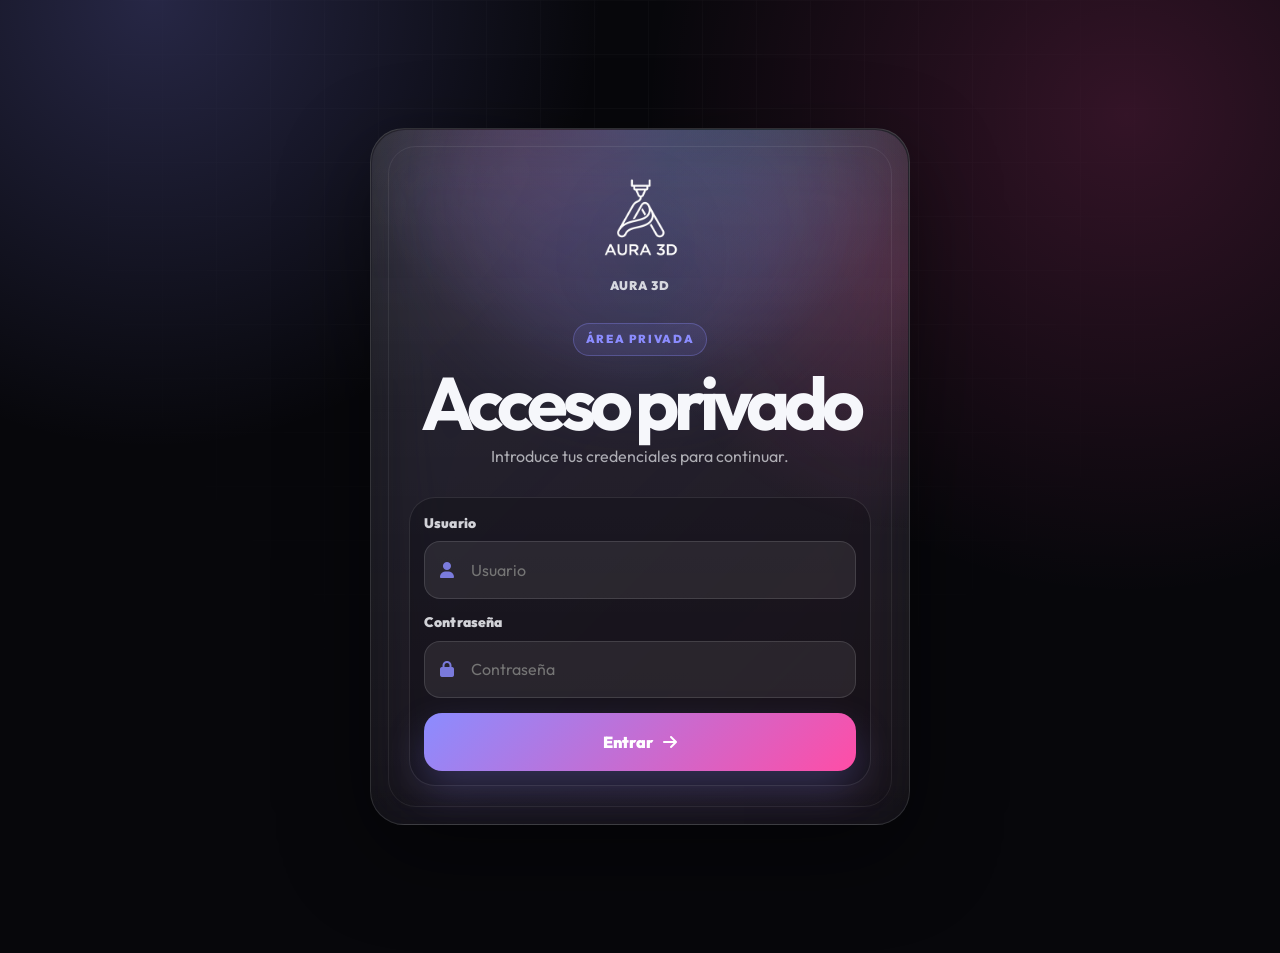
<file: admin/index.html>
<!doctype html>
<html lang="es">
  <head>
    <meta charset="UTF-8" />
    <meta name="viewport" content="width=device-width, initial-scale=1.0" />
    <meta name="robots" content="noindex, nofollow" />
    <meta name="theme-color" content="#09090b" />
    <title>Panel privado | Aura 3D</title>
    <link rel="preconnect" href="https://fonts.googleapis.com" />
    <link rel="preconnect" href="https://fonts.gstatic.com" crossorigin />
    <link href="https://fonts.googleapis.com/css2?family=Outfit:wght@300;400;600;700;800;900&display=swap" rel="stylesheet" />
    <link rel="stylesheet" href="https://cdnjs.cloudflare.com/ajax/libs/font-awesome/6.4.0/css/all.min.css" />
    <link rel="icon" type="image/png" href="../assets/images/iconos/logo_png_blanco.png" />
    <link rel="stylesheet" href="admin.css" />
    <script defer src="admin.js"></script>
  </head>
  <body>
    <div class="admin-bg" aria-hidden="true"></div>

    <main class="admin-shell">
      <section id="login-view" class="login-card login-card-private" aria-labelledby="login-title">
        <div class="login-private-ambient" aria-hidden="true"></div>
        <div class="login-private-ring" aria-hidden="true"></div>

        <div class="login-private-brand">
          <img src="../assets/images/iconos/logo_png_blanco.png" alt="Aura 3D" class="login-logo" />
          <span>Aura 3D</span>
        </div>

        <div class="login-private-copy">
          <span class="eyebrow">Área privada</span>
          <h1 id="login-title">Acceso privado</h1>
          <p>Introduce tus credenciales para continuar.</p>
        </div>

        <form id="login-form" class="login-form login-form-private">
          <label for="admin-username">
            <span>Usuario</span>
            <div class="login-input-shell">
              <i class="fas fa-user" aria-hidden="true"></i>
              <input id="admin-username" name="username" type="text" autocomplete="username" placeholder="Usuario" required />
            </div>
          </label>

          <label for="admin-password">
            <span>Contraseña</span>
            <div class="login-input-shell">
              <i class="fas fa-lock" aria-hidden="true"></i>
              <input id="admin-password" name="password" type="password" autocomplete="current-password" placeholder="Contraseña" required />
            </div>
          </label>

          <button class="login-submit" type="submit">
            <span>Entrar</span>
            <i class="fas fa-arrow-right"></i>
          </button>
        </form>
      </section>

      <section id="app-view" class="app-view" hidden>
        <header class="admin-header">
          <div>
            <span class="eyebrow">Aura 3D Admin</span>
            <h1>Productos</h1>
            <p id="status-text">Preparado para cargar el catálogo.</p>
          </div>
          <div class="header-actions">
            <a class="ghost-link" href="../galeria.html" target="_blank" rel="noopener noreferrer"><i class="fas fa-eye"></i> Ver catálogo</a>
            <button id="reload-btn" class="icon-btn" type="button" title="Recargar"><i class="fas fa-rotate"></i></button>
            <button id="logout-btn" class="icon-btn" type="button" title="Salir"><i class="fas fa-right-from-bracket"></i></button>
          </div>
        </header>

        <div class="admin-grid">
          <aside class="products-panel glass-panel">
            <div class="panel-title-row">
              <div>
                <h2>Catálogo actual</h2>
                <p id="product-count">0 productos</p>
              </div>
              <button id="new-product-btn" type="button" class="small-primary"><i class="fas fa-plus"></i> Nuevo</button>
            </div>
            <div class="admin-search">
              <i class="fas fa-search"></i>
              <input id="admin-search" type="search" placeholder="Buscar producto..." />
            </div>
            <div id="products-list" class="products-list"></div>

            <div class="admin-divider"></div>

            <section class="sections-manager" aria-labelledby="sections-title">
              <div class="panel-title-row sections-title-row">
                <div>
                  <h2 id="sections-title">Secciones</h2>
                  <p id="category-count">0 secciones</p>
                </div>
                <button id="new-category-btn" type="button" class="small-secondary"><i class="fas fa-layer-group"></i> Nueva</button>
              </div>

              <div id="categories-list" class="categories-list"></div>

              <form id="category-form" class="category-form">
                <input type="hidden" id="category-original-id" />
                <div class="field-grid two-cols compact-grid">
                  <label>
                    <span>Nombre *</span>
                    <input id="category-name" type="text" required placeholder="Ej. Azulejos" />
                  </label>
                  <label>
                    <span>Icono</span>
                    <select id="category-icon">
                      <option value="fa-border-all">Azulejos</option>
                      <option value="fa-paw">Mascotas</option>
                      <option value="fa-user-astronaut">Funkos</option>
                      <option value="fa-cube">Figuras</option>
                      <option value="fa-ghost">Terror</option>
                      <option value="fa-couch">Decoración</option>
                      <option value="fa-gem">Premium</option>
                      <option value="fa-dragon">Fantasía</option>
                      <option value="fa-gamepad">Gaming</option>
                      <option value="fa-mug-hot">Hogar</option>
                      <option value="fa-heart">Regalos</option>
                      <option value="fa-star">Otros</option>
                    </select>
                  </label>
                </div>
                <label>
                  <span>Identificador</span>
                  <input id="category-id" type="text" placeholder="Se genera automáticamente" />
                  <small>Se usa para filtros y enlaces. Déjalo vacío para generarlo desde el nombre.</small>
                </label>
                <div class="category-actions">
                  <button id="save-category-btn" type="submit" class="small-primary"><i class="fas fa-floppy-disk"></i> Guardar sección</button>
                  <button id="delete-category-btn" type="button" class="danger-btn compact-danger" hidden><i class="fas fa-trash"></i> Eliminar</button>
                </div>
              </form>
            </section>
          </aside>

          <section class="editor-panel glass-panel">
            <div class="panel-title-row editor-title-row">
              <div>
                <h2 id="editor-title">Nuevo producto</h2>
                <p>Rellena los campos como si subieras un anuncio.</p>
              </div>
              <button id="delete-product-btn" class="danger-btn" type="button" hidden><i class="fas fa-trash"></i> Eliminar</button>
            </div>

            <form id="product-form" class="product-form">
              <input type="hidden" id="product-id" />

              <div class="field-grid two-cols">
                <label>
                  <span>Título *</span>
                  <input id="product-title" type="text" required placeholder="Ej. Funko mascota personalizado" />
                </label>
                <label>
                  <span>Categoría principal *</span>
                  <select id="product-primary-category" required></select>
                </label>
              </div>

              <label>
                <span>Descripción</span>
                <textarea id="product-description" rows="4" placeholder="Describe el producto, medidas, colores, personalización..."></textarea>
              </label>

              <label>
                <span>Palabras clave</span>
                <input id="product-keywords" type="text" placeholder="azulejo, dellafuente, regalo, decoración" />
                <small>Separadas por comas. Ayudan al buscador del catálogo.</small>
              </label>

              <div class="category-box">
                <span>Categorías donde debe aparecer</span>
                <div id="category-checks" class="category-checks"></div>
              </div>

              <div class="field-grid three-cols">
                <label class="toggle-card">
                  <input id="product-visible" type="checkbox" checked />
                  <span><strong>Visible</strong><small>Aparece en la galería</small></span>
                </label>
                <label class="toggle-card">
                  <input id="product-featured" type="checkbox" />
                  <span><strong>Destacado</strong><small>Sale en inicio</small></span>
                </label>
                <label>
                  <span>Texto ALT</span>
                  <input id="product-alt" type="text" placeholder="Descripción accesible de la imagen" />
                </label>
              </div>

              <div class="links-box">
                <h3>Links de compra o descarga</h3>
                <div class="field-grid three-cols">
                  <label>
                    <span>Wallapop</span>
                    <input id="product-wallapop" type="url" placeholder="https://..." />
                  </label>
                  <label>
                    <span>Vinted</span>
                    <input id="product-vinted" type="url" placeholder="https://..." />
                  </label>
                  <label>
                    <span>Cults3D</span>
                    <input id="product-cults" type="url" placeholder="https://..." />
                  </label>
                </div>
              </div>

              <div class="images-box" id="images-box">
                <div class="images-heading">
                  <div>
                    <h3>Fotos del producto</h3>
                    <p>Desde móvil puedes elegir fotos de tu galería. En ordenador también puedes arrastrarlas aquí.</p>
                  </div>
                  <label class="upload-btn">
                    <i class="fas fa-cloud-arrow-up"></i>
                    <span>Añadir fotos</span>
                    <input id="product-images" type="file" accept="image/*" multiple />
                  </label>
                </div>

                <div id="image-drop-zone" class="image-drop-zone" role="button" tabindex="0" aria-label="Arrastra fotos aquí o pulsa para seleccionarlas">
                  <div class="drop-zone-icon"><i class="fas fa-images"></i></div>
                  <div>
                    <strong>Arrastra tus fotos aquí</strong>
                    <span>o haz clic para elegirlas desde tu dispositivo</span>
                  </div>
                </div>

                <div id="current-images" class="image-preview-grid"></div>
                <div id="new-images" class="image-preview-grid"></div>
              </div>

              <div class="form-actions">
                <button id="save-product-btn" type="submit" class="primary-action"><i class="fas fa-upload"></i> Publicar cambios</button>
                <button id="reset-form-btn" type="button" class="secondary-action"><i class="fas fa-eraser"></i> Limpiar</button>
              </div>
            </form>
          </section>
        </div>
      </section>
    </main>

    <div id="toast" class="toast" role="status" aria-live="polite"></div>
  </body>
</html>
</file>
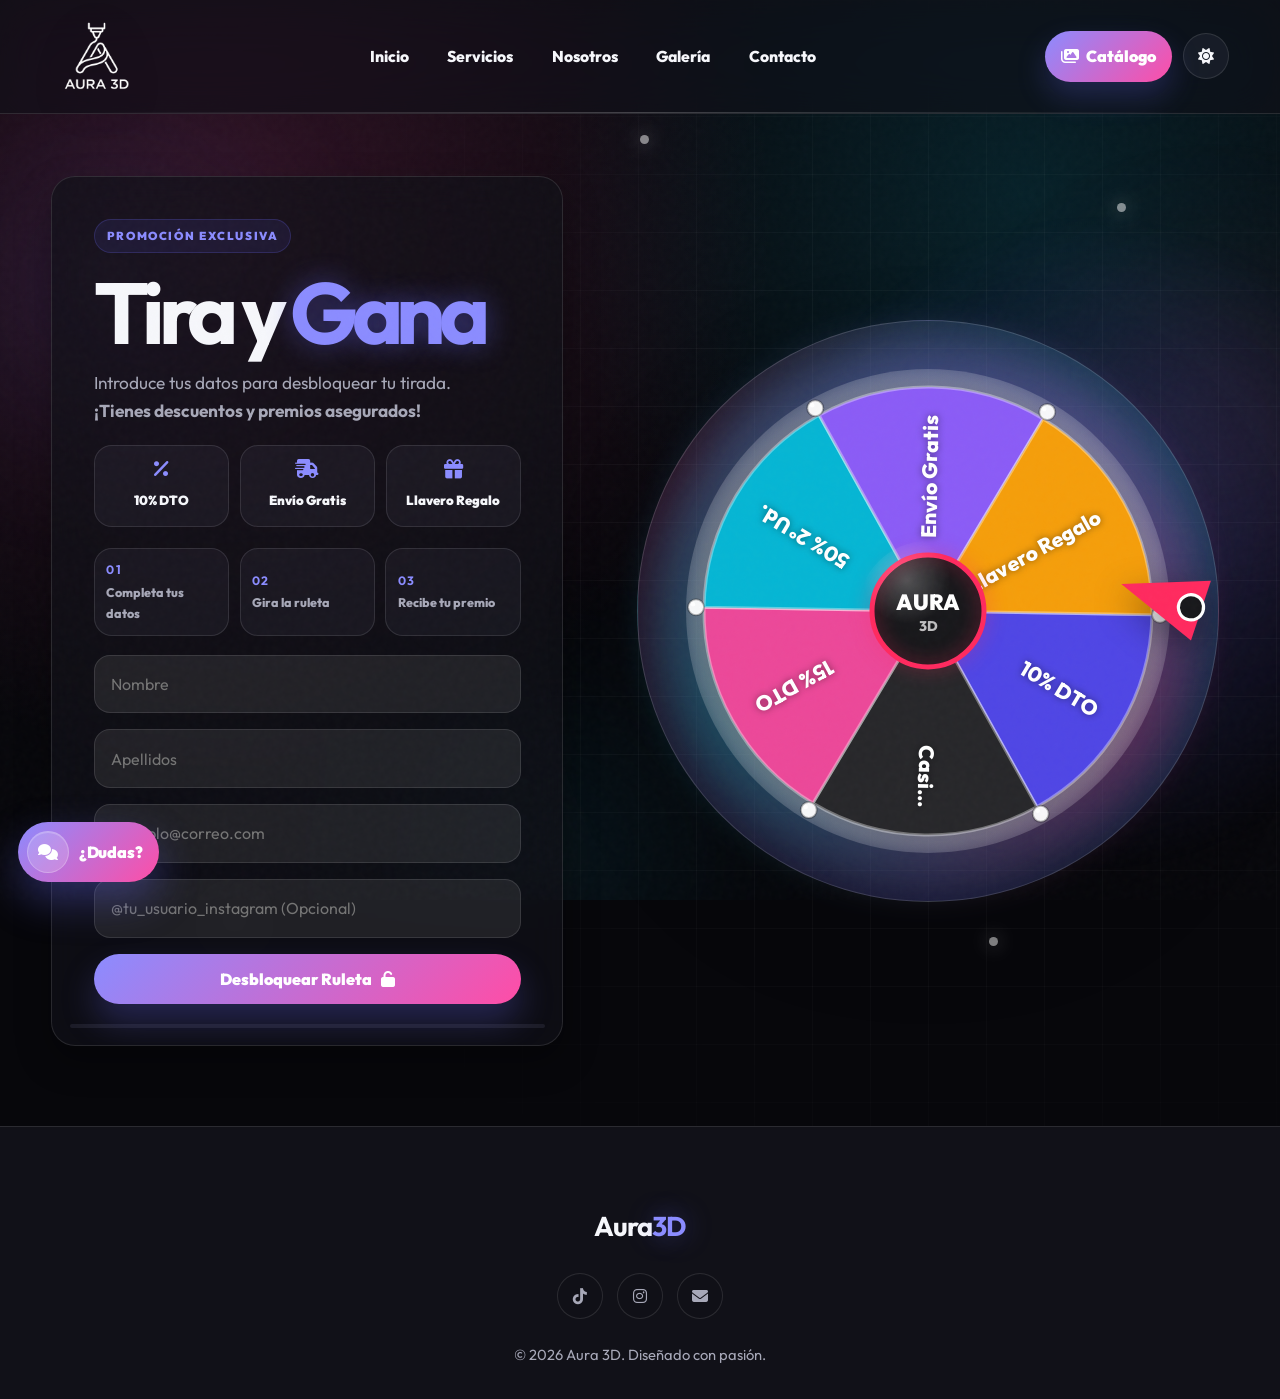
<file: ruleta.html>
<!doctype html>
<html lang="es">
  <head>
    <meta charset="UTF-8" />
    <meta name="viewport" content="width=device-width, initial-scale=1.0" />
    <title>Aura 3D ✨ | Ruleta de Premios</title>
    <meta name="description" content="Ruleta de premios de Aura 3D. Participa y desbloquea descuentos o premios exclusivos." />
    <meta name="theme-color" content="#09090b" />
    <meta name="application-name" content="Aura 3D ✨" />
    <link rel="canonical" href="https://3daura.store/ruleta" />
    <meta property="og:title" content="Aura 3D ✨ | Ruleta de Premios" />
    <meta property="og:description" content="Ruleta de premios de Aura 3D. Participa y desbloquea descuentos o premios exclusivos." />
    <meta property="og:image" content="https://3daura.store/assets/images/iconos/logo_negro.png" />
    <meta property="og:image:secure_url" content="https://3daura.store/assets/images/iconos/logo_negro.png" />
    <meta property="og:image:type" content="image/png" />
    <meta property="og:image:width" content="709" />
    <meta property="og:image:height" content="709" />
    <meta property="og:image:alt" content="Logo de Aura 3D sobre fondo negro" />
    <meta property="og:url" content="https://3daura.store/ruleta" />
    <meta property="og:type" content="website" />
    <meta property="og:site_name" content="Aura 3D ✨" />
    <meta name="twitter:card" content="summary_large_image" />
    <meta name="twitter:image" content="https://3daura.store/assets/images/iconos/logo_negro.png" />
    <link rel="preconnect" href="https://fonts.googleapis.com" />
    <link rel="preconnect" href="https://fonts.gstatic.com" crossorigin />
    <link href="https://fonts.googleapis.com/css2?family=Outfit:wght@300;400;600;700;800;900&display=swap" rel="stylesheet" />
    <link rel="stylesheet" href="https://cdnjs.cloudflare.com/ajax/libs/font-awesome/6.4.0/css/all.min.css" />
    <link rel="stylesheet" href="style.css" />
    <link rel="icon" type="image/png" href="/assets/images/iconos/logo_png_negro.png" />
    <link rel="apple-touch-icon" href="/assets/images/iconos/logo_png_negro.png" />
    <script type="module" src="main.js"></script>
  </head>
  <body class="ruleta-page-body">
  <div class="aura-backdrop" aria-hidden="true">
    <span class="aura-orb aura-orb-a"></span>
    <span class="aura-orb aura-orb-b"></span>
    <span class="aura-orb aura-orb-c"></span>
  </div>
  <div class="site-noise" aria-hidden="true"></div>

    <nav class="navbar" aria-label="Navegación principal">
      <div class="container nav-content">
        <div class="logo">
          <a href="index.html" aria-label="Aura 3D inicio">
            <img src="assets/images/iconos/logo_png_blanco.png" alt="Logotipo Aura 3D" class="logo-img" />
          </a>
        </div>
        <ul class="nav-links" id="nav-links">
          <li><a href="index.html">Inicio</a></li>
          <li><a href="index.html#servicios">Servicios</a></li>
          <li><a href="index.html#nosotros">Nosotros</a></li>
          <li><a href="galeria.html">Galería</a></li>
          <li><a href="index.html#contacto">Contacto</a></li>
        </ul>
        <div class="nav-actions">
          
        <a href="galeria.html" class="nav-cta nav-cta-desktop"><i class="fas fa-images"></i><span>Catálogo</span></a>
          <button class="theme-toggle" id="theme-toggle" type="button" aria-label="Cambiar tema">
            <i class="fas fa-moon"></i>
          </button>
          <button class="hamburger" id="hamburger" type="button" aria-label="Abrir menú">
            <i class="fas fa-bars"></i>
          </button>
        </div>
      </div>
    </nav>

    <main>
      <section class="ruleta-section">
        <div class="ruleta-bg-glow" aria-hidden="true"></div>
        <div class="ruleta-sparkles" aria-hidden="true">
          <span></span><span></span><span></span><span></span><span></span>
        </div>

        <div class="container ruleta-grid">
          <div class="ruleta-info glass-card fade-in visible">
            <span class="tag">Promoción exclusiva</span>
            <h1 class="h2-ruleta">Tira y <span class="highlight">Gana</span></h1>
            <p class="p-ruleta">
              Introduce tus datos para desbloquear tu tirada. <br /><strong>¡Tienes descuentos y premios asegurados!</strong>
            </p>

            <div class="prize-mini-grid" aria-label="Premios disponibles">
              <span><i class="fas fa-percent"></i> 10% DTO</span>
              <span><i class="fas fa-truck-fast"></i> Envío Gratis</span>
              <span><i class="fas fa-gift"></i> Llavero Regalo</span>
            </div>

            <div class="ruleta-steps" aria-label="Pasos de participación">
              <span><strong>01</strong> Completa tus datos</span>
              <span><strong>02</strong> Gira la ruleta</span>
              <span><strong>03</strong> Recibe tu premio</span>
            </div>

            <form
              id="ruleta-form"
              name="ruleta_Aura3D"
              method="POST"
              data-netlify="true"
              netlify-honeypot="bot-field"
              netlify
            >
              <input type="hidden" name="form-name" value="ruleta_Aura3D" />
              <input type="hidden" name="Premio_Ganado" id="premio-ganado" value="Pendiente" />
              <p style="display: none"><input name="bot-field" /></p>

              <div class="input-group">
                <input type="text" id="nombre" name="nombre" required placeholder="Nombre" />
              </div>
              <div class="input-group">
                <input type="text" id="apellidos" name="apellidos" required placeholder="Apellidos" />
              </div>
              <div class="input-group">
                <input type="email" id="email" name="email" required placeholder="ejemplo@correo.com" />
              </div>
              <div class="input-group">
                <input type="text" id="instagram" name="instagram" placeholder="@tu_usuario_instagram (Opcional)" />
              </div>

              <button type="submit" class="btn-primary btn-girar-full" id="btn-girar">
                Desbloquear Ruleta <i class="fas fa-unlock"></i>
              </button>
            </form>

            <div id="resultado-box" class="resultado-box"></div>
          </div>

          <div class="ruleta-wheel-panel fade-in visible">
            <div class="ruleta-wheel-box">
              <div class="wheel-halo" aria-hidden="true"></div>
              <div class="ruleta-pointer-box">
                <svg class="ruleta-pointer" viewBox="0 0 100 100" aria-hidden="true">
                  <path d="M 90 20 L 10 50 L 90 80 Z" fill="#ff2a5f" />
                  <circle cx="80" cy="50" r="12" fill="#18181b" stroke="#ffffff" stroke-width="3" />
                </svg>
              </div>
              <canvas id="ruletaCanvas" width="520" height="520" aria-label="Ruleta de premios Aura 3D"></canvas>
              <div class="wheel-center-glint" aria-hidden="true"></div>
        </div>
      </section>
    </main>
    <footer>
      <div class="container">
        <h3>Aura<span class="highlight">3D</span></h3>
        <div class="socials">
        <a href="https://www.tiktok.com/@3daura" target="_blank" rel="noopener noreferrer" aria-label="TikTok Aura 3D" title="TikTok"><i class="fab fa-tiktok"></i></a>
        <a href="https://www.instagram.com/3daura_/" target="_blank" rel="noopener noreferrer" aria-label="Instagram Aura 3D" title="Instagram"><i class="fab fa-instagram"></i></a>
        <a href="mailto:3daurainfo@gmail.com" aria-label="Email Aura 3D" title="Email"><i class="fas fa-envelope"></i></a>
      </div>
        <p class="footer-text">&copy; 2026 Aura 3D. Diseñado con pasión.</p>
      </div>
    </footer>
  </body>
</html>
</file>
<file: admin/admin.css>
:root {
  color-scheme: dark;
  --bg: #07070b;
  --surface: rgba(17, 17, 24, 0.78);
  --surface-strong: rgba(22, 22, 32, 0.94);
  --text: #f6f7fb;
  --muted: #a7a8b8;
  --line: rgba(255, 255, 255, 0.12);
  --accent: #8b8cff;
  --accent-2: #ff4da6;
  --good: #10b981;
  --danger: #ef4444;
  --radius: 26px;
  --shadow: 0 30px 90px rgba(0,0,0,.45);
}

* { box-sizing: border-box; margin: 0; padding: 0; }
body {
  min-height: 100vh;
  font-family: "Outfit", system-ui, -apple-system, BlinkMacSystemFont, "Segoe UI", sans-serif;
  background:
    radial-gradient(circle at 12% 0%, rgba(139,140,255,.24), transparent 28rem),
    radial-gradient(circle at 88% 12%, rgba(255,77,166,.18), transparent 30rem),
    var(--bg);
  color: var(--text);
  line-height: 1.55;
}
button, input, textarea, select { font: inherit; }
button { border: 0; cursor: pointer; }
input, textarea, select {
  width: 100%;
  color: var(--text);
  background: rgba(255,255,255,.07);
  border: 1px solid var(--line);
  border-radius: 16px;
  outline: none;
  padding: .95rem 1rem;
  transition: border-color .2s ease, box-shadow .2s ease, background .2s ease;
}
textarea { resize: vertical; }
input:focus, textarea:focus, select:focus {
  border-color: var(--accent);
  box-shadow: 0 0 0 4px rgba(139,140,255,.14);
  background: rgba(255,255,255,.1);
}
select option { color: #111118; background: #fff; }
label span, .category-box > span { display: block; margin-bottom: .45rem; font-weight: 900; }
small { display: block; margin-top: .35rem; color: var(--muted); }

.admin-bg {
  position: fixed;
  inset: 0;
  pointer-events: none;
  opacity: .04;
  background-image: linear-gradient(rgba(255,255,255,.7) 1px, transparent 1px), linear-gradient(90deg, rgba(255,255,255,.7) 1px, transparent 1px);
  background-size: 54px 54px;
  mask-image: radial-gradient(circle at 50% 18%, black, transparent 75%);
}
.admin-shell { width: min(94%, 1360px); margin: 0 auto; padding: clamp(1rem, 3vw, 2.4rem) 0; }
.login-card, .glass-panel, .admin-header {
  position: relative;
  overflow: hidden;
  border: 1px solid var(--line);
  border-radius: var(--radius);
  background: var(--surface);
  backdrop-filter: blur(22px) saturate(160%);
  -webkit-backdrop-filter: blur(22px) saturate(160%);
  box-shadow: var(--shadow);
}
.login-card {
  width: min(100%, 620px);
  margin: min(10vh, 6rem) auto;
  padding: clamp(1.4rem, 4vw, 2.4rem);
  text-align: center;
}
.login-logo { width: 92px; margin: 0 auto 1rem; filter: drop-shadow(0 16px 28px rgba(0,0,0,.35)); }
.eyebrow {
  display: inline-flex;
  width: fit-content;
  padding: .42rem .72rem;
  border-radius: 999px;
  border: 1px solid rgba(139,140,255,.32);
  color: var(--accent);
  background: rgba(139,140,255,.11);
  font-size: .72rem;
  letter-spacing: .14em;
  text-transform: uppercase;
  font-weight: 1000;
}
h1 { font-size: clamp(2.2rem, 5vw, 4.2rem); line-height: .95; letter-spacing: -.07em; margin: .8rem 0 .8rem; }
h2 { font-size: 1.35rem; letter-spacing: -.03em; }
h3 { font-size: 1.05rem; letter-spacing: -.02em; }
p { color: var(--muted); }
.login-form { margin-top: 1.35rem; text-align: left; }
.password-row { display: grid; grid-template-columns: 1fr auto; gap: .65rem; }
.password-row button, .primary-action, .small-primary {
  display: inline-flex;
  align-items: center;
  justify-content: center;
  gap: .55rem;
  color: #fff;
  background: linear-gradient(135deg, var(--accent), var(--accent-2));
  border-radius: 16px;
  padding: .95rem 1.15rem;
  font-weight: 1000;
  box-shadow: 0 18px 34px rgba(139,140,255,.22);
  transition: transform .22s ease, box-shadow .22s ease;
}
.password-row button:hover, .primary-action:hover, .small-primary:hover { transform: translateY(-2px); box-shadow: 0 24px 44px rgba(139,140,255,.3); }
.hint { display: flex; justify-content: center; gap: .45rem; margin-top: 1rem; font-size: .9rem; }

.admin-header {
  display: flex;
  align-items: center;
  justify-content: space-between;
  gap: 1rem;
  padding: clamp(1.2rem, 3vw, 2rem);
  margin-bottom: 1.2rem;
}
.header-actions { display: flex; align-items: center; gap: .65rem; flex-wrap: wrap; justify-content: flex-end; }
.ghost-link, .icon-btn, .secondary-action, .danger-btn, .upload-btn {
  display: inline-flex;
  align-items: center;
  justify-content: center;
  gap: .5rem;
  min-height: 44px;
  padding: .75rem 1rem;
  border-radius: 999px;
  color: var(--text);
  background: rgba(255,255,255,.08);
  border: 1px solid var(--line);
  text-decoration: none;
  font-weight: 900;
  transition: transform .22s ease, background .22s ease, border-color .22s ease;
}
.icon-btn { width: 44px; padding: 0; }
.ghost-link:hover, .icon-btn:hover, .secondary-action:hover, .upload-btn:hover { transform: translateY(-2px); background: rgba(255,255,255,.12); border-color: rgba(139,140,255,.42); }
.danger-btn { color: #fff; background: rgba(239,68,68,.16); border-color: rgba(239,68,68,.35); }
.danger-btn:hover { background: var(--danger); transform: translateY(-2px); }

.admin-grid { display: grid; grid-template-columns: minmax(280px, 360px) 1fr; gap: 1.2rem; align-items: start; }
.glass-panel { padding: clamp(1rem, 2.4vw, 1.5rem); }
.products-panel { position: sticky; top: 1rem; }
.panel-title-row { display: flex; align-items: center; justify-content: space-between; gap: 1rem; margin-bottom: 1rem; }
.editor-title-row { align-items: flex-start; }
.admin-search { position: relative; margin-bottom: 1rem; }
.admin-search i { position: absolute; left: 1rem; top: 50%; transform: translateY(-50%); color: var(--muted); }
.admin-search input { padding-left: 2.65rem; }
.products-list { display: grid; gap: .75rem; max-height: calc(100vh - 260px); overflow: auto; padding-right: .2rem; }
.product-item {
  display: grid;
  grid-template-columns: 64px 1fr;
  gap: .75rem;
  align-items: center;
  width: 100%;
  text-align: left;
  padding: .65rem;
  border-radius: 18px;
  border: 1px solid var(--line);
  background: rgba(255,255,255,.06);
  color: var(--text);
  transition: transform .18s ease, border-color .18s ease, background .18s ease;
}
.product-item:hover, .product-item.active { transform: translateY(-2px); border-color: rgba(139,140,255,.45); background: rgba(139,140,255,.12); }
.product-item img { width: 64px; height: 64px; border-radius: 14px; object-fit: cover; background: rgba(255,255,255,.08); }
.product-item strong { display: block; line-height: 1.15; }
.product-item small { margin: .15rem 0 0; }
.product-item .status { display: inline-flex; margin-top: .35rem; padding: .18rem .45rem; border-radius: 999px; background: rgba(16,185,129,.14); color: #6ee7b7; font-size: .72rem; font-weight: 900; }
.product-item .status.hidden { background: rgba(239,68,68,.14); color: #fca5a5; }

.product-form { display: grid; gap: 1rem; }
.field-grid { display: grid; gap: 1rem; }
.two-cols { grid-template-columns: repeat(2, minmax(0, 1fr)); }
.three-cols { grid-template-columns: repeat(3, minmax(0, 1fr)); }
.category-box, .links-box, .images-box {
  padding: 1rem;
  border: 1px solid var(--line);
  border-radius: 20px;
  background: rgba(255,255,255,.045);
}
.category-checks { display: flex; flex-wrap: wrap; gap: .65rem; }
.category-pill {
  display: inline-flex;
  align-items: center;
  gap: .45rem;
  padding: .55rem .75rem;
  border-radius: 999px;
  border: 1px solid var(--line);
  background: rgba(255,255,255,.07);
  font-weight: 900;
}
.category-pill input { width: auto; accent-color: var(--accent); }
.toggle-card {
  display: flex;
  align-items: center;
  gap: .75rem;
  padding: .85rem;
  border: 1px solid var(--line);
  border-radius: 18px;
  background: rgba(255,255,255,.055);
}
.toggle-card input { width: auto; transform: scale(1.15); accent-color: var(--accent); }
.toggle-card span { margin: 0; }
.toggle-card small { margin: .1rem 0 0; }
.images-heading { display: flex; align-items: center; justify-content: space-between; gap: 1rem; margin-bottom: 1rem; }
.upload-btn { position: relative; min-width: max-content; cursor: pointer; }
.upload-btn input { position: absolute; inset: 0; opacity: 0; cursor: pointer; }
.image-drop-zone {
  display: grid;
  grid-template-columns: auto 1fr;
  align-items: center;
  gap: .95rem;
  min-height: 118px;
  padding: 1rem;
  border: 1.5px dashed rgba(139,140,255,.46);
  border-radius: 22px;
  background:
    radial-gradient(circle at 12% 0%, rgba(139,140,255,.18), transparent 18rem),
    rgba(255,255,255,.045);
  color: var(--text);
  cursor: pointer;
  transition: transform .22s ease, border-color .22s ease, background .22s ease, box-shadow .22s ease;
}
.image-drop-zone:hover,
.image-drop-zone:focus-visible,
.image-drop-zone.is-dragover {
  transform: translateY(-2px);
  border-color: rgba(255,77,166,.7);
  background:
    radial-gradient(circle at 12% 0%, rgba(139,140,255,.24), transparent 18rem),
    radial-gradient(circle at 90% 30%, rgba(255,77,166,.18), transparent 15rem),
    rgba(255,255,255,.075);
  box-shadow: 0 18px 42px rgba(139,140,255,.16);
}
.image-drop-zone strong {
  display: block;
  font-size: 1rem;
  line-height: 1.15;
}
.image-drop-zone span {
  display: block;
  margin-top: .25rem;
  color: var(--muted);
  font-weight: 700;
  font-size: .92rem;
}
.drop-zone-icon {
  width: 56px;
  height: 56px;
  display: grid;
  place-items: center;
  border-radius: 18px;
  color: #fff;
  background: linear-gradient(135deg, var(--accent), var(--accent-2));
  box-shadow: 0 16px 34px rgba(139,140,255,.22);
}
.drop-zone-icon i { font-size: 1.25rem; }
.image-preview-grid { display: grid; grid-template-columns: repeat(auto-fill, minmax(110px, 1fr)); gap: .75rem; margin-top: .75rem; }
.image-preview {
  position: relative;
  overflow: hidden;
  border-radius: 18px;
  border: 1px solid var(--line);
  aspect-ratio: 1;
  background: rgba(255,255,255,.06);
}
.image-preview img { width: 100%; height: 100%; object-fit: cover; }
.image-preview button {
  position: absolute;
  top: .45rem;
  right: .45rem;
  width: 34px;
  height: 34px;
  border-radius: 999px;
  display: grid;
  place-items: center;
  color: #fff;
  background: rgba(239,68,68,.86);
}
.form-actions { display: flex; gap: .75rem; flex-wrap: wrap; }
.primary-action { min-height: 52px; flex: 1 1 240px; }
.secondary-action { min-height: 52px; }
.toast {
  position: fixed;
  left: 50%;
  bottom: 1rem;
  z-index: 50;
  width: min(92vw, 520px);
  padding: 1rem 1.1rem;
  border-radius: 18px;
  color: #fff;
  background: rgba(16,185,129,.96);
  box-shadow: var(--shadow);
  transform: translateX(-50%) translateY(140%);
  opacity: 0;
  pointer-events: none;
  transition: transform .28s ease, opacity .28s ease;
  font-weight: 900;
}
.toast.show { transform: translateX(-50%) translateY(0); opacity: 1; }
.toast.error { background: rgba(239,68,68,.96); }
.toast.warn { background: rgba(245,158,11,.96); }

@media (max-width: 980px) {
  .admin-grid { grid-template-columns: 1fr; }
  .products-panel { position: relative; top: auto; }
  .products-list { max-height: none; grid-template-columns: repeat(2, minmax(0, 1fr)); }
  .three-cols { grid-template-columns: 1fr 1fr; }
}

@media (max-width: 680px) {
  .admin-shell { width: min(94%, 540px); padding: .75rem 0 1.2rem; }
  .admin-header { align-items: flex-start; flex-direction: column; border-radius: 22px; }
  .header-actions { width: 100%; justify-content: stretch; }
  .header-actions .ghost-link { flex: 1; }
  .password-row, .two-cols, .three-cols { grid-template-columns: 1fr; }
  .password-row button { width: 100%; }
  .products-list { grid-template-columns: 1fr; }
  .panel-title-row, .images-heading, .form-actions { align-items: stretch; flex-direction: column; }
  .image-drop-zone { grid-template-columns: 1fr; text-align: center; }
  .drop-zone-icon { margin-inline: auto; }
  .small-primary, .danger-btn, .secondary-action, .upload-btn { width: 100%; }
  .login-card { margin-top: 1rem; border-radius: 22px; }
  h1 { font-size: 2.45rem; }
}

/* Login premium v8: afecta solo a la pantalla de acceso */
.login-card-premium {
  width: min(100%, 820px);
  min-height: auto;
  margin: min(8vh, 5rem) auto;
  padding: clamp(1.25rem, 4vw, 2.8rem);
  text-align: left;
  isolation: isolate;
  background:
    linear-gradient(145deg, rgba(255,255,255,.12), rgba(255,255,255,.035)),
    rgba(12, 12, 18, .82);
}

.login-card-premium::before {
  content: "";
  position: absolute;
  inset: 1px;
  z-index: -2;
  border-radius: calc(var(--radius) - 1px);
  background:
    radial-gradient(circle at 16% 0%, rgba(139,140,255,.28), transparent 36%),
    radial-gradient(circle at 92% 16%, rgba(255,77,166,.24), transparent 34%),
    linear-gradient(180deg, rgba(255,255,255,.06), transparent 46%);
  pointer-events: none;
}

.login-card-premium::after {
  content: "";
  position: absolute;
  inset: auto 12% 0;
  height: 1px;
  z-index: -1;
  background: linear-gradient(90deg, transparent, rgba(255,255,255,.58), transparent);
  opacity: .48;
}

.login-ambient {
  position: absolute;
  right: -12rem;
  top: -13rem;
  width: 30rem;
  aspect-ratio: 1;
  border-radius: 999px;
  background: conic-gradient(from 120deg, rgba(139,140,255,.38), rgba(255,77,166,.34), rgba(34,211,238,.25), rgba(139,140,255,.38));
  filter: blur(48px);
  opacity: .62;
  animation: loginGlow 10s linear infinite;
  z-index: -3;
}

.login-brand-row {
  display: flex;
  align-items: center;
  justify-content: space-between;
  gap: 1rem;
  margin-bottom: clamp(1.2rem, 4vw, 2rem);
}

.login-brand-mark {
  display: flex;
  align-items: center;
  gap: .9rem;
}

.login-card-premium .login-logo {
  width: clamp(70px, 12vw, 108px);
  margin: 0;
  filter: drop-shadow(0 18px 34px rgba(0,0,0,.38));
}

.login-mini-copy {
  margin-top: .35rem;
  font-size: .88rem;
  font-weight: 800;
  color: rgba(246,247,251,.72);
}

.login-hero-copy {
  max-width: 680px;
}

.login-hero-copy h1 {
  max-width: 760px;
  margin: .65rem 0 .9rem;
  font-size: clamp(2.35rem, 7.5vw, 5.15rem);
  line-height: .9;
  letter-spacing: -.08em;
  text-wrap: balance;
}

.login-hero-copy p {
  max-width: 610px;
  font-size: clamp(1rem, 2vw, 1.15rem);
}

.login-feature-grid {
  display: grid;
  grid-template-columns: repeat(3, minmax(0, 1fr));
  gap: .75rem;
  margin: clamp(1.2rem, 3vw, 1.6rem) 0;
}

.login-feature-grid span {
  display: flex;
  align-items: center;
  justify-content: center;
  gap: .5rem;
  min-height: 58px;
  padding: .75rem .85rem;
  border-radius: 18px;
  color: rgba(246,247,251,.9);
  background: rgba(255,255,255,.07);
  border: 1px solid rgba(255,255,255,.12);
  font-weight: 900;
  text-align: center;
}

.login-feature-grid i {
  color: var(--accent);
}

.login-form-premium {
  display: grid;
  grid-template-columns: 1fr 1fr auto;
  align-items: end;
  gap: .8rem;
  margin-top: 1.35rem;
  padding: .8rem;
  border-radius: 24px;
  border: 1px solid rgba(255,255,255,.12);
  background: rgba(0,0,0,.18);
}

.login-form-premium label span {
  color: rgba(246,247,251,.9);
  font-size: .88rem;
}

.login-input-shell {
  position: relative;
}

.login-input-shell i {
  position: absolute;
  left: 1rem;
  top: 50%;
  transform: translateY(-50%);
  color: var(--accent);
  opacity: .9;
  pointer-events: none;
}

.login-input-shell input {
  min-height: 56px;
  padding-left: 2.8rem;
  background: rgba(255,255,255,.08);
}

.login-submit {
  min-height: 56px;
  display: inline-flex;
  align-items: center;
  justify-content: center;
  gap: .65rem;
  padding: .95rem 1.2rem;
  border-radius: 18px;
  color: #fff;
  white-space: nowrap;
  background: linear-gradient(135deg, var(--accent), var(--accent-2));
  box-shadow: 0 18px 38px rgba(139,140,255,.25);
  font-weight: 1000;
  transition: transform .22s ease, box-shadow .22s ease;
}

.login-submit:hover {
  transform: translateY(-2px);
  box-shadow: 0 26px 48px rgba(139,140,255,.34);
}

.login-security-note {
  justify-content: flex-start;
  margin-top: 1.15rem;
  padding: .85rem 1rem;
  border: 1px solid rgba(255,255,255,.11);
  border-radius: 18px;
  background: rgba(255,255,255,.055);
}

@keyframes loginGlow {
  to { transform: rotate(360deg); }
}

@media (max-width: 920px) {
  .login-form-premium {
    grid-template-columns: 1fr;
  }

  .login-submit {
    width: 100%;
  }
}

@media (max-width: 680px) {
  .login-card-premium {
    margin-top: .75rem;
    padding: 1rem;
    border-radius: 24px;
  }

  .login-brand-row {
    align-items: flex-start;
    flex-direction: column;
    gap: .75rem;
  }

  .login-feature-grid {
    grid-template-columns: 1fr;
  }

  .login-hero-copy h1 {
    font-size: clamp(2.2rem, 14vw, 3.5rem);
  }

  .login-security-note {
    align-items: flex-start;
    text-align: left;
  }
}


/* Login privado v10: pantalla discreta, sin referencias técnicas */
.login-card-private {
  width: min(94vw, 540px);
  margin: min(10vh, 6rem) auto;
  padding: clamp(1.35rem, 4vw, 2.35rem);
  text-align: center;
  isolation: isolate;
  border-radius: 34px;
  background:
    linear-gradient(180deg, rgba(255,255,255,.105), rgba(255,255,255,.035)),
    rgba(10, 10, 16, .84);
}

.login-card-private::before {
  content: "";
  position: absolute;
  inset: 1px;
  z-index: -2;
  border-radius: 33px;
  background:
    radial-gradient(circle at 50% -8%, rgba(139,140,255,.26), transparent 38%),
    radial-gradient(circle at 100% 20%, rgba(255,77,166,.16), transparent 34%),
    linear-gradient(180deg, rgba(255,255,255,.065), transparent 42%);
  pointer-events: none;
}

.login-card-private::after {
  content: "";
  position: absolute;
  inset: 0;
  z-index: -3;
  border-radius: inherit;
  background: linear-gradient(135deg, rgba(139,140,255,.26), rgba(255,77,166,.16));
  filter: blur(28px);
  opacity: .28;
  transform: translateY(10px) scale(.95);
  pointer-events: none;
}

.login-private-ambient {
  position: absolute;
  left: 50%;
  top: -10rem;
  width: 26rem;
  aspect-ratio: 1;
  border-radius: 999px;
  transform: translateX(-50%);
  background: conic-gradient(from 180deg, rgba(139,140,255,.28), rgba(255,77,166,.18), rgba(34,211,238,.14), rgba(139,140,255,.28));
  filter: blur(44px);
  opacity: .58;
  animation: loginGlow 12s linear infinite;
  pointer-events: none;
  z-index: -4;
}

.login-private-ring {
  position: absolute;
  inset: 1.05rem;
  border-radius: 28px;
  border: 1px solid rgba(255,255,255,.07);
  pointer-events: none;
}

.login-private-brand {
  display: grid;
  justify-items: center;
  gap: .45rem;
  margin-bottom: clamp(1.1rem, 4vw, 1.7rem);
}

.login-card-private .login-logo {
  width: clamp(74px, 14vw, 102px);
  margin: 0;
  filter: drop-shadow(0 18px 34px rgba(0,0,0,.42));
}

.login-private-brand span {
  color: rgba(246,247,251,.86);
  font-weight: 900;
  letter-spacing: .08em;
  text-transform: uppercase;
  font-size: .78rem;
}

.login-private-copy {
  display: grid;
  justify-items: center;
}

.login-private-copy .eyebrow {
  margin-bottom: .85rem;
}

.login-private-copy h1 {
  margin: 0 0 .55rem;
  font-size: clamp(2.35rem, 9vw, 4.65rem);
  line-height: .88;
  letter-spacing: -.08em;
  text-wrap: balance;
}

.login-private-copy p {
  max-width: 360px;
  color: rgba(246,247,251,.66);
  font-size: 1rem;
}

.login-form-private {
  display: grid;
  gap: .85rem;
  margin-top: clamp(1.25rem, 4vw, 1.8rem);
  padding: .9rem;
  border-radius: 26px;
  border: 1px solid rgba(255,255,255,.1);
  background: rgba(0,0,0,.2);
  text-align: left;
}

.login-form-private label span {
  color: rgba(246,247,251,.84);
  font-size: .86rem;
  letter-spacing: .01em;
}

.login-form-private .login-input-shell {
  position: relative;
}

.login-form-private .login-input-shell i {
  position: absolute;
  left: 1rem;
  top: 50%;
  transform: translateY(-50%);
  color: rgba(139,140,255,.92);
  pointer-events: none;
}

.login-form-private .login-input-shell input {
  min-height: 56px;
  padding-left: 2.85rem;
  background: rgba(255,255,255,.075);
}

.login-form-private .login-submit {
  width: 100%;
  min-height: 58px;
  margin-top: .1rem;
  border-radius: 18px;
}

.login-form-private .login-submit span,
.login-form-private .login-submit i {
  position: relative;
  z-index: 1;
}

@media (max-width: 680px) {
  .login-card-private {
    width: min(94vw, 500px);
    margin-top: 1rem;
    padding: 1rem;
    border-radius: 28px;
  }

  .login-card-private::before {
    border-radius: 27px;
  }

  .login-private-ring {
    inset: .7rem;
    border-radius: 22px;
  }

  .login-private-copy h1 {
    font-size: clamp(2.2rem, 14vw, 3.7rem);
  }
}

/* Gestión de secciones del catálogo */
.admin-divider {
  height: 1px;
  margin: 1.15rem 0;
  background: linear-gradient(90deg, transparent, var(--line), transparent);
}

.sections-manager {
  display: grid;
  gap: .9rem;
}

.sections-title-row {
  align-items: flex-start;
  margin-bottom: .35rem;
}

.small-secondary {
  display: inline-flex;
  align-items: center;
  justify-content: center;
  gap: .45rem;
  min-height: 40px;
  padding: .65rem .8rem;
  border-radius: 999px;
  color: var(--text);
  background: rgba(255,255,255,.08);
  border: 1px solid var(--line);
  font-weight: 1000;
  transition: transform .22s ease, background .22s ease, border-color .22s ease;
}

.small-secondary:hover {
  transform: translateY(-2px);
  background: rgba(255,255,255,.12);
  border-color: rgba(139,140,255,.42);
}

.categories-list {
  display: grid;
  gap: .55rem;
  max-height: 260px;
  overflow: auto;
  padding-right: .2rem;
}

.category-item {
  display: grid;
  grid-template-columns: 42px 1fr;
  align-items: center;
  gap: .65rem;
  width: 100%;
  padding: .58rem;
  border-radius: 16px;
  border: 1px solid var(--line);
  color: var(--text);
  background: rgba(255,255,255,.055);
  text-align: left;
  transition: transform .18s ease, border-color .18s ease, background .18s ease;
}

.category-item:hover,
.category-item.active {
  transform: translateY(-2px);
  border-color: rgba(139,140,255,.45);
  background: rgba(139,140,255,.12);
}

.category-item-icon {
  width: 42px;
  height: 42px;
  display: grid;
  place-items: center;
  border-radius: 14px;
  color: #fff;
  background: linear-gradient(135deg, var(--accent), var(--accent-2));
  box-shadow: 0 12px 28px rgba(139,140,255,.18);
}

.category-item-copy strong,
.category-item-copy small {
  display: block;
}

.category-item-copy strong {
  line-height: 1.1;
}

.category-item-copy small,
.empty-small {
  color: var(--muted);
  font-size: .82rem;
}

.empty-small {
  padding: .85rem;
  border-radius: 14px;
  border: 1px dashed var(--line);
  background: rgba(255,255,255,.045);
}

.category-form {
  display: grid;
  gap: .75rem;
  padding: .85rem;
  border-radius: 18px;
  border: 1px solid var(--line);
  background: rgba(255,255,255,.045);
}

.compact-grid {
  gap: .75rem;
}

.category-actions {
  display: flex;
  flex-wrap: wrap;
  gap: .55rem;
}

.category-actions .small-primary {
  flex: 1 1 170px;
  min-height: 44px;
  padding: .75rem .9rem;
}

.compact-danger {
  min-height: 44px;
  padding: .65rem .85rem;
}

.category-pill span {
  display: inline-flex;
  align-items: center;
  gap: .35rem;
}

@media (max-width: 980px) {
  .products-panel {
    position: relative;
    top: auto;
  }

  .categories-list {
    max-height: none;
  }
}

@media (max-width: 560px) {
  .sections-title-row,
  .category-actions {
    align-items: stretch;
    flex-direction: column;
  }

  .sections-title-row .small-secondary,
  .category-actions .small-primary,
  .category-actions .compact-danger {
    width: 100%;
  }
}
</file>
<file: style.css>
:root {
  color-scheme: light;
  --bg-color: #f7f7fb;
  --bg-secondary: #ffffff;
  --bg-soft: #f0f2ff;
  --surface: rgba(255, 255, 255, 0.82);
  --surface-strong: rgba(255, 255, 255, 0.96);
  --text-main: #13131a;
  --text-secondary: #626272;
  --border-color: rgba(25, 25, 35, 0.1);
  --accent: #6366f1;
  --accent-2: #ec4899;
  --accent-3: #06b6d4;
  --accent-hover: #4f46e5;
  --wallapop: #13c1ac;
  --vinted: #007782;
  --cults: #8224e3;
  --promo-grad: linear-gradient(100deg, #ff2a5f 0%, #ff6b35 50%, #7c3aed 100%);
  --shadow-sm: 0 12px 30px rgba(15, 23, 42, 0.08);
  --shadow-lg: 0 28px 70px rgba(15, 23, 42, 0.18);
  --shadow-glow:
    0 0 0 1px rgba(99, 102, 241, 0.14), 0 24px 60px rgba(99, 102, 241, 0.22);
  --radius: 24px;
  --radius-lg: 34px;
  --container: 1200px;
  --transition: all 0.28s cubic-bezier(0.2, 0.8, 0.2, 1);
}

[data-theme="dark"] {
  color-scheme: dark;
  --bg-color: #07070b;
  --bg-secondary: #111118;
  --bg-soft: #151529;
  --surface: rgba(17, 17, 24, 0.72);
  --surface-strong: rgba(17, 17, 24, 0.94);
  --text-main: #f6f7fb;
  --text-secondary: #a7a8b8;
  --border-color: rgba(255, 255, 255, 0.11);
  --accent: #8b8cff;
  --accent-2: #ff4da6;
  --accent-3: #22d3ee;
  --accent-hover: #7374ff;
  --shadow-sm: 0 14px 34px rgba(0, 0, 0, 0.34);
  --shadow-lg: 0 35px 90px rgba(0, 0, 0, 0.48);
  --shadow-glow:
    0 0 0 1px rgba(139, 140, 255, 0.16), 0 28px 70px rgba(99, 102, 241, 0.3);
}

* {
  margin: 0;
  padding: 0;
  box-sizing: border-box;
}

html {
  scroll-behavior: smooth;
  scroll-padding-top: 110px;
}

body {
  font-family:
    "Outfit",
    system-ui,
    -apple-system,
    BlinkMacSystemFont,
    "Segoe UI",
    sans-serif;
  background:
    radial-gradient(
      circle at 14% -12%,
      rgba(99, 102, 241, 0.16),
      transparent 34rem
    ),
    radial-gradient(
      circle at 90% 8%,
      rgba(236, 72, 153, 0.12),
      transparent 30rem
    ),
    var(--bg-color);
  color: var(--text-main);
  min-height: 100vh;
  overflow-x: hidden;
  line-height: 1.65;
  transition:
    background-color 0.35s ease,
    color 0.35s ease;
}

img {
  max-width: 100%;
  display: block;
}

button,
input,
textarea,
select {
  font: inherit;
}

button {
  border: 0;
}

button,
a {
  -webkit-tap-highlight-color: transparent;
}

::selection {
  background: rgba(99, 102, 241, 0.25);
}

.container {
  width: min(92%, var(--container));
  margin: 0 auto;

}

.narrow {
  max-width: 820px;
}

.highlight {
  color: var(--accent);
  text-shadow: 0 0 28px rgba(99, 102, 241, 0.45);
}

.section-shell {
  position: relative;
  padding: clamp(4rem, 8vw, 7.5rem) 0;
}

.section-muted {
  background:
    linear-gradient(180deg, rgba(99, 102, 241, 0.05), transparent 46%),
    var(--bg-secondary);
  border-block: 1px solid var(--border-color);
}

.section-header {
  max-width: 720px;
  margin: 0 auto clamp(2.5rem, 5vw, 4.4rem);
  text-align: center;
}

.section-header.align-left {
  margin: 0 0 1.5rem;
  text-align: left;
}

.section-header h2,
.catalog-section-title h2 {
  font-size: clamp(2rem, 4vw, 3.35rem);
  line-height: 1.05;
  letter-spacing: -0.055em;
  margin: 0.4rem 0 1rem;
}

.section-header p,
.catalog-hero p,
.catalog-empty p {
  color: var(--text-secondary);
  font-size: clamp(1rem, 2vw, 1.12rem);
}

.tag {
  display: inline-flex;
  align-items: center;
  gap: 0.45rem;
  width: fit-content;
  margin-bottom: 0.7rem;
  padding: 0.42rem 0.75rem;
  border: 1px solid rgba(99, 102, 241, 0.22);
  border-radius: 999px;
  background: rgba(99, 102, 241, 0.1);
  color: var(--accent);
  font-size: 0.72rem;
  font-weight: 900;
  letter-spacing: 0.14em;
  text-transform: uppercase;
}

.section-header .tag,
.catalog-section-title .tag {
  margin-inline: auto;
}

.section-header.align-left .tag {
  margin-inline: 0;
}

/* Nav */
.navbar {
  position: fixed;
  top: 0;
  width: 100%;
  padding: 0.72rem 0;
  background: var(--surface);
  backdrop-filter: blur(20px) saturate(160%);
  -webkit-backdrop-filter: blur(20px) saturate(160%);
  z-index: 1000;
  border-bottom: 1px solid var(--border-color);
  transition:
    top 0.35s ease,
    background 0.35s ease,
    box-shadow 0.35s ease;
}

.navbar.scrolled {
  background: var(--surface-strong);
  box-shadow: var(--shadow-sm);
}

.nav-content {
  display: flex;
  align-items: center;
  justify-content: space-between;
  min-height: 72px;
  gap: 1rem;
}

.logo a {
  display: flex;
  align-items: center;
}

.logo-img {
  height: clamp(58px, 7vw, 92px);
  width: auto;
  filter: drop-shadow(0 10px 24px rgba(0, 0, 0, 0.18));
  transition: var(--transition);
}

.logo-img:hover {
  transform: translateY(-2px) scale(1.02);
}

.nav-links {
  display: flex;
  align-items: center;
  justify-content: center;
  gap: clamp(1rem, 3vw, 2.4rem);
  list-style: none;
}

.nav-links a {
  position: relative;
  display: inline-flex;
  align-items: center;
  text-decoration: none;
  color: var(--text-main);
  font-weight: 800;
  font-size: 0.98rem;
  transition: color 0.25s ease;
}

.nav-links a::after {
  content: "";
  position: absolute;
  left: 0;
  bottom: -0.45rem;
  width: 100%;
  height: 2px;
  border-radius: 999px;
  background: linear-gradient(90deg, var(--accent), var(--accent-2));
  transform: scaleX(0);
  transform-origin: right;
  transition: transform 0.25s ease;
}

.nav-links a:hover,
.nav-links a.active {
  color: var(--accent);
}

.nav-links a:hover::after,
.nav-links a.active::after {
  transform: scaleX(1);
  transform-origin: left;
}

.nav-actions {
  display: flex;
  align-items: center;
  gap: 0.65rem;
}

.theme-toggle,
.hamburger {
  width: 46px;
  height: 46px;
  border-radius: 999px;
  display: inline-grid;
  place-items: center;
  color: var(--text-main);
  background: rgba(128, 128, 160, 0.1);
  border: 1px solid var(--border-color);
  cursor: pointer;
  transition: var(--transition);
}

.theme-toggle:hover,
.hamburger:hover {
  color: #fff;
  background: var(--accent);
  transform: translateY(-2px);
}

.hamburger {
  display: none;
}

/* Buttons */
.btn-primary,
.btn-secondary,
.btn-catalogo,
.btn-back,
.btn-outline,
.btn-ghost {
  display: inline-flex;
  align-items: center;
  justify-content: center;
  gap: 0.6rem;
  min-height: 50px;
  padding: 0.95rem 1.45rem;
  border-radius: 999px;
  text-decoration: none;
  font-weight: 900;
  line-height: 1;
  cursor: pointer;
  transition: var(--transition);
}

.btn-primary,
.btn-catalogo {
  color: #fff;
  background: linear-gradient(135deg, var(--accent) 0%, var(--accent-2) 100%);
  box-shadow: 0 18px 34px rgba(99, 102, 241, 0.28);
}

.btn-secondary {
  color: #fff;
  background: linear-gradient(135deg, var(--wallapop), #14b8a6);
  box-shadow: 0 18px 34px rgba(19, 193, 172, 0.28);
}

.btn-back,
.btn-outline {
  color: var(--text-main);
  border: 1px solid var(--border-color);
  background: var(--surface);
}

.btn-ghost {
  width: 100%;
  color: var(--text-secondary);
  background: transparent;
}

.btn-primary:hover,
.btn-secondary:hover,
.btn-catalogo:hover,
.btn-back:hover,
.btn-outline:hover,
.btn-ghost:hover {
  transform: translateY(-3px);
  box-shadow: var(--shadow-lg);
}

.btn-back:hover,
.btn-outline:hover {
  border-color: var(--accent);
  color: var(--accent);
}

.btn-full,
.btn-girar-full {
  width: 100%;
  border: 0;
}

/* Hero */
.hero {
  position: relative;
  display: grid;
  place-items: center;
  min-height: 100vh;
  padding: clamp(8rem, 14vw, 11rem) 0 7rem;
  overflow: hidden;
  isolation: isolate;
  text-align: center;
}

.image-background {
  position: absolute;
  inset: 0;
  width: 100%;
  height: 100%;
  object-fit: cover;
  z-index: -3;
  filter: brightness(0.42) contrast(1.08) saturate(1.05);
  transform: scale(1.02);
}

.hero-overlay {
  position: absolute;
  inset: 0;
  z-index: -2;
  background:
    linear-gradient(180deg, rgba(7, 7, 11, 0.38), rgba(7, 7, 11, 0.82)),
    radial-gradient(
      circle at 50% 36%,
      rgba(99, 102, 241, 0.24),
      transparent 33rem
    );
}

.hero-orb {
  position: absolute;
  border-radius: 999px;
  filter: blur(4px);
  opacity: 0.55;
  z-index: -1;
  animation: float 6s ease-in-out infinite;
}

.hero-orb-one {
  top: 22%;
  left: 8%;
  width: 120px;
  height: 120px;
  background: radial-gradient(
    circle,
    rgba(99, 102, 241, 0.46),
    transparent 70%
  );
}

.hero-orb-two {
  right: 8%;
  bottom: 20%;
  width: 160px;
  height: 160px;
  background: radial-gradient(
    circle,
    rgba(236, 72, 153, 0.36),
    transparent 70%
  );
  animation-delay: -2s;
}

.hero-content {
  position: relative;
  z-index: 1;
  display: flex;
  flex-direction: column;
  align-items: center;
}

.hero-content .tag {
  color: #fff;
  border-color: rgba(255, 255, 255, 0.22);
  background: rgba(255, 255, 255, 0.13);
}

.hero h1 {
  max-width: 1000px;
  color: #fff;
  font-size: clamp(3.1rem, 8vw, 7rem);
  font-weight: 900;
  line-height: 0.92;
  letter-spacing: -0.075em;
  margin-bottom: 1.45rem;
  text-shadow: 0 22px 70px rgba(0, 0, 0, 0.42);
}

.hero p {
  max-width: 680px;
  color: rgba(255, 255, 255, 0.86);
  font-size: clamp(1.05rem, 2vw, 1.28rem);
  margin-bottom: 2rem;
  text-shadow: 0 2px 20px rgba(0, 0, 0, 0.36);
}

.hero-actions {
  display: flex;
  flex-wrap: wrap;
  justify-content: center;
  gap: 1rem;
}

/* Grids/cards */
.grid-3 {
  display: grid;
  grid-template-columns: repeat(3, minmax(0, 1fr));
  gap: clamp(1.2rem, 3vw, 2rem);
}

.service-card,
.price-card,
.review-card,
.contact-card,
.glass-card {
  position: relative;
  overflow: hidden;
  border: 1px solid var(--border-color);
  border-radius: var(--radius);
  background: var(--surface);
  backdrop-filter: blur(18px);
  -webkit-backdrop-filter: blur(18px);
  box-shadow: var(--shadow-sm);
  transition: var(--transition);
}

.service-card::before,
.price-card::before,
.review-card::before,
.contact-card::before {
  content: "";
  position: absolute;
  inset: 0;
  background: radial-gradient(
    circle at 22% 0%,
    rgba(99, 102, 241, 0.12),
    transparent 42%
  );
  opacity: 0;
  transition: opacity 0.28s ease;
  pointer-events: none;
}

.service-card:hover,
.price-card:hover,
.review-card:hover,
.contact-card:hover {
  transform: translateY(-8px);
  border-color: rgba(99, 102, 241, 0.38);
  box-shadow: var(--shadow-lg);
}

.service-card:hover::before,
.price-card:hover::before,
.review-card:hover::before,
.contact-card:hover::before {
  opacity: 1;
}

.service-card {
  padding: clamp(1.4rem, 3vw, 2.35rem);
}

.service-card p,
.price-body p,
.review-card p,
.sobre-nosotros p {
  color: var(--text-secondary);
}

.service-card h3,
.price-body h3 {
  font-size: 1.35rem;
  letter-spacing: -0.02em;
  margin-bottom: 0.8rem;
}

.service-icon {
  width: 64px;
  height: 64px;
  display: grid;
  place-items: center;
  margin-bottom: 1.25rem;
  border-radius: 20px;
  color: #fff;
  background: linear-gradient(135deg, var(--accent), var(--accent-2));
  box-shadow: 0 16px 30px rgba(99, 102, 241, 0.24);
  font-size: 1.35rem;
  font-weight: 900;
}

.featured-card,
.highlight-card {
  border-color: rgba(99, 102, 241, 0.46);
  box-shadow: var(--shadow-glow);
}

.service-features {
  list-style: none;
  display: grid;
  gap: 0.72rem;
  margin-top: 1.35rem;
}

.service-features li {
  display: flex;
  align-items: flex-start;
  gap: 0.55rem;
  color: var(--text-secondary);
  font-size: 0.96rem;
}

.service-features i {
  margin-top: 0.25rem;
  color: var(--accent);
  font-size: 0.85rem;
}

.process-card {
  counter-increment: process;
}

.process-card .service-icon {
  border-radius: 999px;
}

.price-grid {
  align-items: stretch;
}

.price-card {
  padding: clamp(1.55rem, 3vw, 2.5rem);
  text-align: center;
}

.price-header span {
  color: var(--text-secondary);
  font-size: 0.78rem;
  letter-spacing: 0.16em;
  text-transform: uppercase;
  font-weight: 900;
}

.amount {
  margin: 0.35rem 0 0.8rem;
  color: var(--accent);
  font-size: clamp(2.2rem, 5vw, 3.25rem);
  font-weight: 900;
  letter-spacing: -0.05em;
}

/* About/specs */
.about-grid {
  display: grid;
  grid-template-columns: 0.95fr 1.05fr;
  gap: clamp(2rem, 6vw, 4.5rem);
  align-items: center;
}

.image-frame {
  position: relative;
  border-radius: var(--radius-lg);
  padding: 0.65rem;
  background: linear-gradient(
    135deg,
    rgba(99, 102, 241, 0.28),
    rgba(236, 72, 153, 0.18)
  );
  box-shadow: var(--shadow-lg);
}

.image-frame::after {
  content: "";
  position: absolute;
  inset: -1.2rem;
  border-radius: inherit;
  background: radial-gradient(
    circle,
    rgba(99, 102, 241, 0.15),
    transparent 66%
  );
  z-index: -1;
}

.image-frame img {
  width: 100%;
  border-radius: calc(var(--radius-lg) - 0.65rem);
  object-fit: cover;
}

.sobre-nosotros p + p {
  margin-top: 1rem;
}

.call-to-action {
  margin-top: 1.4rem;
  padding: 1rem 1.1rem;
  border-left: 4px solid var(--accent);
  border-radius: 16px;
  background: rgba(99, 102, 241, 0.1);
}

.tech-specs {
  padding: clamp(3rem, 6vw, 4.5rem) 0;
  border-block: 1px solid var(--border-color);
  background:
    linear-gradient(90deg, rgba(99, 102, 241, 0.12), rgba(236, 72, 153, 0.08)),
    var(--bg-secondary);
}

.spec-grid {
  display: grid;
  grid-template-columns: repeat(4, 1fr);
  gap: 1rem;
}

.spec-item {
  border: 1px solid var(--border-color);
  border-radius: 22px;
  padding: 1.35rem;
  text-align: center;
  background: var(--surface);
  box-shadow: var(--shadow-sm);
}

.spec-item h4 {
  color: var(--accent);
  font-size: clamp(1.75rem, 4vw, 2.5rem);
  line-height: 1;
  letter-spacing: -0.05em;
}

.spec-item p {
  margin-top: 0.55rem;
  color: var(--text-secondary);
  font-size: 0.82rem;
  text-transform: uppercase;
  letter-spacing: 0.09em;
  font-weight: 800;
}

/* Gallery */
.grid,
.home-gallery {
  display: grid;
  grid-template-columns: repeat(3, minmax(0, 1fr));
  gap: clamp(1rem, 2vw, 1.4rem);
}

.gallery-card,
.catalog-card {
  position: relative;
  overflow: hidden;
  min-height: 290px;
  border-radius: var(--radius);
  border: 1px solid var(--border-color);
  background: var(--bg-secondary);
  box-shadow: var(--shadow-sm);
  cursor: zoom-in;
  isolation: isolate;
}

.gallery-card::before,
.catalog-card::before {
  content: "";
  position: absolute;
  inset: 0;
  z-index: 2;
  background: linear-gradient(180deg, transparent 50%, rgba(0, 0, 0, 0.62));
  opacity: 0;
  transition: var(--transition);
  pointer-events: none;
}

.gallery-card img,
.catalog-card img,
#page_4_body img {
  width: 100%;
  height: 100%;
  min-height: inherit;
  object-fit: cover;
  transition:
    transform 0.65s cubic-bezier(0.2, 0.8, 0.2, 1),
    filter 0.35s ease;
}

.gallery-card:hover::before,
.catalog-card:hover::before {
  opacity: 1;
}

.gallery-card:hover img,
.catalog-card:hover img,
#page_4_body img:hover {
  transform: scale(1.08);
  filter: saturate(1.08) contrast(1.04);
}

.section-footer {
  text-align: center;
  margin-top: clamp(2rem, 4vw, 3rem);
}

/* Reviews */
.review-card {
  padding: 1.6rem;
  text-align: center;
}

.google-reviews-panel {
  display: grid;
  gap: clamp(1.2rem, 3vw, 1.8rem);
  max-width: 1120px;
  margin: 0 auto;
}

.real-reviews-grid {
  display: grid;
  grid-template-columns: repeat(3, minmax(0, 1fr));
  gap: clamp(1.1rem, 2.5vw, 1.6rem);
  align-items: stretch;
}

.real-review-card {
  position: relative;
  display: flex;
  min-height: 100%;
  flex-direction: column;
  overflow: hidden;
  border: 1px solid var(--border-color);
  border-radius: var(--radius);
  background: var(--surface);
  box-shadow: var(--shadow-sm);
  transition: var(--transition);
}

.real-review-card:hover {
  transform: translateY(-6px);
  border-color: rgba(99, 102, 241, 0.34);
  box-shadow: var(--shadow-lg);
}

.real-review-media {
  aspect-ratio: 1 / 0.72;
  overflow: hidden;
  background: var(--bg-soft);
}

.real-review-media img {
  width: 100%;
  height: 100%;
  object-fit: cover;
}

.real-review-body {
  display: flex;
  flex: 1;
  flex-direction: column;
  gap: 0.72rem;
  padding: clamp(1.1rem, 2.4vw, 1.35rem);
}

.real-review-header {
  display: flex;
  align-items: center;
  gap: 0.78rem;
}

.real-review-header h3 {
  margin: 0;
  font-size: 1rem;
  line-height: 1.18;
}

.real-review-header span,
.review-source {
  color: var(--text-secondary);
  font-size: 0.88rem;
}

.review-avatar-letter {
  flex: 0 0 auto;
  width: 44px;
  height: 44px;
  display: grid;
  place-items: center;
  border-radius: 50%;
  color: #fff;
  font-weight: 900;
}

.review-avatar-pink {
  background: #ec4899;
}

.review-avatar-slate {
  background: #455a64;
}

.review-avatar-ring {
  color: var(--accent-2);
  background:
    radial-gradient(circle at center, #ff4da6 0 18%, transparent 20%),
    conic-gradient(from 30deg, #ffd6ea, #ff4da6, #8b8cff, #ffd6ea);
  box-shadow: inset 0 0 0 3px rgba(255, 255, 255, 0.78);
}

.review-stars {
  color: #f59e0b;
  letter-spacing: 0.08em;
  font-size: 0.98rem;
  line-height: 1;
}

.real-review-body p {
  color: var(--text-secondary);
  font-size: 0.98rem;
  line-height: 1.55;
}

.is-featured-review {
  justify-content: center;
  background:
    linear-gradient(145deg, rgba(99, 102, 241, 0.12), transparent 52%),
    linear-gradient(320deg, rgba(236, 72, 153, 0.1), transparent 58%),
    var(--surface);
}

.is-featured-review .real-review-body {
  justify-content: center;
  min-height: 100%;
  padding-block: clamp(1.8rem, 4vw, 2.6rem);
}

.google-review-invite {
  display: flex;
  align-items: center;
  gap: clamp(1rem, 3vw, 1.5rem);
  padding: clamp(1.35rem, 3vw, 2rem);
  border: 1px solid var(--border-color);
  border-radius: var(--radius);
  background: linear-gradient(
      135deg,
      rgba(99, 102, 241, 0.1),
      rgba(6, 182, 212, 0.08)
    ),
    var(--surface);
  box-shadow: var(--shadow-sm);
}

.google-review-icon {
  flex: 0 0 auto;
  width: 70px;
  height: 70px;
  display: grid;
  place-items: center;
  border-radius: 22px;
  color: #fff;
  background: linear-gradient(135deg, #f59e0b, var(--accent-2));
  box-shadow: 0 18px 36px rgba(245, 158, 11, 0.22);
  font-size: 1.45rem;
}

.google-review-copy {
  display: grid;
  gap: 0.35rem;
}

.google-reviews-kicker {
  color: var(--accent);
  font-size: 0.78rem;
  font-weight: 900;
  letter-spacing: 0.12em;
  text-transform: uppercase;
}

.google-review-copy h3 {
  font-size: clamp(1.35rem, 3vw, 2rem);
  line-height: 1.15;
  letter-spacing: -0.02em;
}

.google-review-copy p {
  color: var(--text-secondary);
  max-width: 58ch;
}

.google-review-note {
  color: var(--text-secondary);
  font-size: 0.92rem;
  font-weight: 700;
}

.google-reviews-actions {
  display: flex;
  flex-wrap: wrap;
  justify-content: center;
  gap: 0.8rem;
}

.review-image-square {
  width: 100%;
  aspect-ratio: 1 / 0.82;
  margin-bottom: 1.2rem;
  border-radius: 18px;
  overflow: hidden;
  background: var(--bg-soft);
}

.placeholder-img,
.placeholder-img img {
  width: 100%;
  height: 100%;
}

.placeholder-img img {
  object-fit: cover;
}

.stars {
  color: #f59e0b;
  letter-spacing: 0.12em;
  font-size: 0.95rem;
  margin-bottom: 0.8rem;
}

.review-card h4 {
  margin-top: 1rem;
}

/* FAQ */
.faq-container {
  display: grid;
  gap: 1rem;
}

.faq-item {
  border: 1px solid var(--border-color);
  border-radius: 18px;
  background: var(--surface);
  overflow: hidden;
  box-shadow: var(--shadow-sm);
  transition: var(--transition);
}

.faq-item.active {
  border-color: rgba(99, 102, 241, 0.5);
}

.faq-question {
  width: 100%;
  display: flex;
  align-items: center;
  justify-content: space-between;
  gap: 1rem;
  padding: 1.1rem 1.25rem;
  color: var(--text-main);
  background: transparent;
  font-weight: 900;
  text-align: left;
  cursor: pointer;
}

.faq-icon {
  transition:
    transform 0.25s ease,
    color 0.25s ease;
}

.faq-answer {
  display: grid;
  grid-template-rows: 0fr;
  color: var(--text-secondary);
  transition: grid-template-rows 0.32s ease;
}

.faq-answer > p {
  overflow: hidden;
  padding: 0 1.25rem;
}

.faq-item.active .faq-answer {
  grid-template-rows: 1fr;
}

.faq-item.active .faq-answer > p {
  padding-bottom: 1.15rem;
}

.faq-item.active .faq-icon {
  color: var(--accent);
  transform: rotate(180deg);
}

/* Forms/contact */
.contact-section {
  background:
    radial-gradient(
      circle at 50% 0%,
      rgba(99, 102, 241, 0.13),
      transparent 34rem
    ),
    var(--bg-color);
}

.contact-card {
  padding: clamp(1.35rem, 4vw, 2.3rem);
}

.input-group {
  margin-bottom: 1rem;
  text-align: left;
}

.input-group label {
  display: block;
  margin-bottom: 0.45rem;
  color: var(--text-main);
  font-weight: 800;
}

.input-group input,
.input-group select,
.input-group textarea,
.search-box input,
.sort-box select {
  width: 100%;
  color: var(--text-main);
  border: 1px solid var(--border-color);
  border-radius: 16px;
  background: rgba(252, 252, 252, 0.08);
  outline: none;
  transition: var(--transition);
}

.input-group input,
.input-group select,
.input-group textarea {
  padding: 0.95rem 1rem;
}

.input-group textarea {
  resize: vertical;
}

.input-group input:focus,
.input-group select:focus,
.input-group textarea:focus,
.search-box input:focus,
.sort-box select:focus {
  border-color: var(--accent);
  box-shadow: 0 0 0 4px rgba(99, 102, 241, 0.12);
}

.contact-links-block {
  margin-top: clamp(1.6rem, 4vw, 2.6rem);
  padding: clamp(1.25rem, 3vw, 2rem);
  border-radius: var(--radius-xl);
  border: 1px solid var(--border-color);
  background:
    linear-gradient(
      180deg,
      rgba(255, 255, 255, 0.04),
      rgba(255, 255, 255, 0.02)
    ),
    rgba(12, 12, 18, 0.64);
  box-shadow: var(--shadow-lg);
}

.contact-links-heading {
  text-align: center;
  margin-bottom: 1.35rem;
}

.contact-links-heading h3 {
  font-size: clamp(1.25rem, 2.6vw, 1.7rem);
  margin-bottom: 0.5rem;
}

.contact-links-heading p {
  margin: 0;
  color: var(--text-secondary);
}

.contact-links-grid {
  display: grid;
  grid-template-columns: repeat(3, minmax(0, 1fr));
  gap: 1rem;
}

.social-link-card {
  position: relative;
  overflow: hidden;
  display: flex;
  align-items: center;
  gap: 0.9rem;
  min-height: 86px;
  padding: 1rem 1.05rem;
  border-radius: 22px;
  border: 1px solid rgba(255, 255, 255, 0.14);
  text-decoration: none;
  color: #ffffff;
  box-shadow: 0 14px 34px rgba(8, 10, 20, 0.22);
  transition:
    transform 0.28s ease,
    box-shadow 0.28s ease,
    border-color 0.28s ease;
}

.social-link-card::before {
  content: "";
  position: absolute;
  inset: 0;
  background: linear-gradient(
    120deg,
    rgba(255, 255, 255, 0.18),
    transparent 45%,
    rgba(255, 255, 255, 0.08)
  );
  opacity: 0.8;
  pointer-events: none;
}

.social-link-card:hover {
  transform: translateY(-6px) scale(1.01);
  box-shadow: 0 22px 46px rgba(8, 10, 20, 0.32);
  border-color: rgba(255, 255, 255, 0.28);
}

.social-link-icon,
.social-link-copy,
.social-link-arrow {
  position: relative;
  z-index: 1;
}

.social-link-icon {
  width: 52px;
  height: 52px;
  flex: 0 0 52px;
  display: grid;
  place-items: center;
  border-radius: 18px;
  background: rgba(255, 255, 255, 0.16);
  border: 1px solid rgba(255, 255, 255, 0.22);
  font-size: 1.2rem;
  box-shadow: inset 0 1px 0 rgba(255, 255, 255, 0.18);
}

.social-link-copy {
  min-width: 0;
  display: flex;
  flex-direction: column;
  align-items: flex-start;
  gap: 0.18rem;
  text-align: left;
}

.social-link-copy strong {
  font-size: 1rem;
  line-height: 1.1;
}

.social-link-copy small {
  display: block;
  max-width: 100%;
  color: rgba(255, 255, 255, 0.9);
  font-size: 0.83rem;
  white-space: nowrap;
  overflow: hidden;
  text-overflow: ellipsis;
}

.social-link-arrow {
  margin-left: auto;
  font-size: 0.95rem;
  opacity: 0.95;
}

.social-link-card.tiktok {
  background: linear-gradient(135deg, #4b4f80, #7c6cff);
}

.social-link-card.instagram {
  background: linear-gradient(135deg, #f8b84e, #f048c6 58%, #7c4dff);
}

.social-link-card.wallapop {
  background: linear-gradient(135deg, #38d8c9, #6be7f3);
}

.social-link-card.vinted {
  background: linear-gradient(135deg, #12b8e8, #42d6ff);
}

.social-link-card.youtube {
  background: linear-gradient(135deg, #ff0033, #c4302b);
}

.social-link-card.cults {
  background: linear-gradient(135deg, #775cff, #9c6eff);
}

.social-link-card.email {
  background: linear-gradient(135deg, #dfe7f5, #f4f8ff);
  color: #24314d;
}

.social-link-card.email::before {
  background: linear-gradient(
    120deg,
    rgba(255, 255, 255, 0.5),
    transparent 45%,
    rgba(255, 255, 255, 0.14)
  );
}

.social-link-card.email .social-link-icon {
  background: rgba(255, 255, 255, 0.55);
  border-color: rgba(36, 49, 77, 0.1);
}

.social-link-card.email .social-link-copy small {
  color: rgba(36, 49, 77, 0.78);
}

.social-link-card.email .social-link-arrow {
  color: #24314d;
}

/* Footer/toast */
footer {
  padding: clamp(3rem, 6vw, 5rem) 0 2rem;
  text-align: center;
  border-top: 1px solid var(--border-color);
  background: var(--bg-secondary);
}

footer h3 {
  font-size: 1.7rem;
  letter-spacing: -0.04em;
}

.socials {
  display: flex;
  flex-wrap: wrap;
  justify-content: center;
  gap: 0.9rem;
  margin: 1.5rem 0;
}

.socials a {
  width: 46px;
  height: 46px;
  display: grid;
  place-items: center;
  color: var(--text-secondary);
  text-decoration: none;
  border-radius: 999px;
  border: 1px solid var(--border-color);
  background: var(--surface);
  transition: var(--transition);
}

.socials a:hover {
  color: #fff;
  background: var(--accent);
  transform: translateY(-3px);
}

.footer-text {
  color: var(--text-secondary);
  font-size: 0.92rem;
}

#scrollTopBtn {
  position: fixed;
  right: 1.2rem;
  bottom: 1.2rem;
  z-index: 1850;
  display: flex;
  align-items: center;
  justify-content: center;
  width: 50px;
  height: 50px;
  color: #fff;
  background: linear-gradient(135deg, var(--accent), var(--accent-2));
  border-radius: 999px;
  cursor: pointer;
  box-shadow: var(--shadow-lg);
  opacity: 0;
  visibility: hidden;
  pointer-events: none;
  transform: translateY(18px) scale(0.94);
  touch-action: manipulation;
  transition:
    opacity 0.24s ease,
    visibility 0.24s ease,
    transform 0.24s ease,
    box-shadow 0.24s ease;
}

#scrollTopBtn.is-visible {
  opacity: 1;
  visibility: visible;
  pointer-events: auto;
  transform: translateY(0) scale(1);
}

#scrollTopBtn:hover,
#scrollTopBtn:focus-visible {
  transform: translateY(-4px) scale(1.03);
}

.toast-notification {
  position: fixed;
  left: 50%;
  bottom: 1.6rem;
  z-index: 2000;
  width: min(92vw, 420px);
  transform: translateX(-50%) translateY(130%);
  opacity: 0;
  pointer-events: none;
  color: #fff;
  background: #10b981;
  border-radius: 18px;
  padding: 1rem 1.2rem;
  box-shadow: var(--shadow-lg);
  transition:
    transform 0.38s cubic-bezier(0.2, 0.8, 0.2, 1),
    opacity 0.25s ease;
}

.toast-notification.show {
  transform: translateX(-50%) translateY(0);
  opacity: 1;
}

.toast-content {
  display: flex;
  align-items: center;
  gap: 0.9rem;
}

.toast-content i {
  font-size: 1.35rem;
}

.toast-content p {
  color: rgba(255, 255, 255, 0.86);
}

/* Modal */
.modal-overlay,
.lightbox {
  position: fixed;
  inset: 0;
  z-index: 1800;
  display: none;
  align-items: center;
  justify-content: center;
  padding: 1.2rem;
  background: rgba(5, 5, 9, 0.72);
  backdrop-filter: blur(18px);
  -webkit-backdrop-filter: blur(18px);
}

.modal-overlay.show,
.lightbox.show {
  display: flex;
}

.modal-content {
  position: relative;
  width: min(94vw, 460px);
  border: 1px solid rgba(255, 255, 255, 0.14);
  border-radius: var(--radius-lg);
  background: var(--surface-strong);
  box-shadow: var(--shadow-lg);
  overflow: hidden;
  animation: modalIn 0.42s cubic-bezier(0.2, 0.8, 0.2, 1);
}

.promo-modal::before {
  content: "";
  position: absolute;
  inset: -40% -20% auto;
  height: 260px;
  background: radial-gradient(
    circle,
    rgba(236, 72, 153, 0.28),
    transparent 62%
  );
  pointer-events: none;
}

.modal-close,
.lightbox-close {
  position: absolute;
  top: 1rem;
  right: 1rem;
  z-index: 2;
  width: 42px;
  height: 42px;
  display: grid;
  place-items: center;
  border-radius: 999px;
  color: var(--text-main);
  background: rgba(128, 128, 160, 0.16);
  cursor: pointer;
  transition: var(--transition);
}

.modal-close:hover,
.lightbox-close:hover {
  color: #fff;
  background: var(--accent-2);
  transform: rotate(90deg);
}

.modal-body {
  position: relative;
  padding: 2.3rem;
  text-align: center;
}

.modal-badge {
  width: 78px;
  height: 78px;
  display: grid;
  place-items: center;
  margin: 0 auto 1.15rem;
  border-radius: 28px;
  color: #fff;
  background: linear-gradient(135deg, var(--accent), var(--accent-2));
  box-shadow: var(--shadow-glow);
  font-size: 2.2rem;
  animation: float 3.4s ease-in-out infinite;
}

.modal-body h2 {
  font-size: clamp(2rem, 5vw, 2.5rem);
  line-height: 1.05;
  letter-spacing: -0.055em;
}

.modal-body p {
  margin: 0.85rem 0 1.5rem;
  color: var(--text-secondary);
}

/* Catalog page */
.catalog-hero {
  position: relative;
  overflow: hidden;
  padding: clamp(8rem, 14vw, 11rem) 0 4.5rem;
  text-align: center;
  background:
    radial-gradient(
      circle at 50% 0%,
      rgba(99, 102, 241, 0.22),
      transparent 36rem
    ),
    linear-gradient(180deg, var(--bg-secondary), var(--bg-color));
  border-bottom: 1px solid var(--border-color);
}

.catalog-hero-glow {
  position: absolute;
  inset: auto 10% -80px;
  height: 180px;
  background: radial-gradient(
    circle,
    rgba(236, 72, 153, 0.18),
    transparent 70%
  );
  pointer-events: none;
}

.catalog-hero h1 {
  font-size: clamp(3rem, 8vw, 6rem);
  line-height: 0.92;
  letter-spacing: -0.075em;
}

.catalog-hero-actions {
  display: flex;
  flex-wrap: wrap;
  justify-content: center;
  gap: 0.9rem;
  margin-top: 2rem;
}

.catalog-page {
  padding-bottom: 5rem;
}

.catalog-toolbar-wrap {
  position: sticky;
  top: 97px;
  z-index: 90;
  padding: 1rem 0;
  background: var(--surface);
  backdrop-filter: blur(18px) saturate(150%);
  -webkit-backdrop-filter: blur(18px) saturate(150%);
  border-bottom: 1px solid var(--border-color);
}

.catalog-toolbar {
  display: grid;
  grid-template-columns: 1fr;
  gap: 0.9rem;
}

.search-box {
  position: relative;
}

.search-box i {
  position: absolute;
  left: 1rem;
  top: 50%;
  transform: translateY(-50%);
  color: var(--text-secondary);
  pointer-events: none;
}

.search-box input {
  height: 54px;
  padding: 0 1rem 0 2.8rem;
}

.filter-row {
  display: flex;
  gap: 0.65rem;
  overflow-x: auto;
  padding-bottom: 0.2rem;
  scrollbar-width: thin;
}

.filter-chip {
  min-width: max-content;
  padding: 0.72rem 1rem;
  border-radius: 999px;
  color: var(--text-secondary);
  background: rgba(128, 128, 160, 0.1);
  border: 1px solid var(--border-color);
  font-weight: 900;
  cursor: pointer;
  transition: var(--transition);
}

.filter-chip:hover,
.filter-chip.active {
  color: #fff;
  background: linear-gradient(135deg, var(--accent), var(--accent-2));
  border-color: transparent;
  transform: translateY(-2px);
}

.catalog-meta-row {
  display: flex;
  align-items: center;
  justify-content: space-between;
  gap: 1rem;
}

.catalog-count {
  color: var(--text-main);
  font-size: 0.95rem;
  font-weight: 800;
}

.sort-box {
  display: flex;
  align-items: center;
  gap: 0.6rem;
  color: var(--text-main);
  font-weight: 800;
  font-size: 0.9rem;
}

.sort-box select {
  width: auto;
  min-width: 136px;
  padding: 0.65rem 0.8rem;
}

.catalog-section {
  scroll-margin-top: 200px;
  padding: clamp(3rem, 7vw, 5.5rem) 0 0;
}

.catalog-section-title {
  text-align: center;
  margin-bottom: 1.5rem;
}

.catalog-grid {
  display: grid;
  grid-template-columns: repeat(3, minmax(0, 1fr));
  gap: clamp(1rem, 2vw, 1.4rem);
}

.catalog-card {
  min-height: 320px;
}

.catalog-card[hidden],
.catalog-section[hidden] {
  display: none !important;
}

.catalog-card-info {
  position: absolute;
  left: 1rem;
  right: 1rem;
  bottom: 1rem;
  z-index: 3;
  display: flex;
  flex-direction: column;
  gap: 0.2rem;
  padding: 1rem;
  border-radius: 18px;
  color: #fff;
  background: rgba(10, 10, 15, 0.58);
  backdrop-filter: blur(12px);
  transform: translateY(12px);
  opacity: 0;
  transition: var(--transition);
}

.catalog-card:hover .catalog-card-info,
.catalog-card:focus-within .catalog-card-info {
  transform: translateY(0);
  opacity: 1;
}

.catalog-card-info span {
  color: rgba(255, 255, 255, 0.75);
  font-size: 0.72rem;
  font-weight: 900;
  text-transform: uppercase;
  letter-spacing: 0.12em;
}

.catalog-card-info h3 {
  font-size: 1.2rem;
  letter-spacing: -0.03em;
}

.catalog-empty {
  margin-top: 4rem;
  padding: 3rem 1.2rem;
  text-align: center;
  border: 1px dashed var(--border-color);
  border-radius: var(--radius);
  color: var(--text-secondary);
}

.catalog-empty i {
  color: var(--accent);
  font-size: 2rem;
  margin-bottom: 1rem;
}

.lightbox img {
  max-width: min(1100px, 92vw);
  max-height: 78vh;
  border-radius: 24px;
  object-fit: contain;
  box-shadow: var(--shadow-lg);
}

.lightbox-caption {
  position: absolute;
  left: 50%;
  bottom: 1.5rem;
  transform: translateX(-50%);
  max-width: 90vw;
  padding: 0.65rem 1rem;
  border-radius: 999px;
  color: #fff;
  background: rgba(0, 0, 0, 0.55);
  backdrop-filter: blur(12px);
  font-weight: 900;
}

/* Likes del catálogo */
.like-button {
  position: absolute;
  top: 0.9rem;
  right: 0.9rem;
  z-index: 5;
  display: inline-flex;
  align-items: center;
  justify-content: center;
  gap: 0.45rem;
  min-height: 42px;
  padding: 0.58rem 0.82rem;
  border-radius: 999px;
  color: #ffffff;
  background: rgba(10, 10, 15, 0.58);
  border: 1px solid rgba(255, 255, 255, 0.2);
  box-shadow: 0 12px 26px rgba(0, 0, 0, 0.22);
  backdrop-filter: blur(14px) saturate(150%);
  -webkit-backdrop-filter: blur(14px) saturate(150%);
  cursor: pointer;
  transition:
    transform 0.24s ease,
    background 0.24s ease,
    border-color 0.24s ease,
    box-shadow 0.24s ease;
}

.like-button i {
  color: #ff4da6;
  font-size: 1.02rem;
  transition: transform 0.24s ease;
}

.like-button span {
  font-size: 0.82rem;
  font-weight: 900;
  line-height: 1;
}

.like-button:hover,
.like-button:focus-visible,
.like-button.is-liked {
  color: #ffffff;
  background: linear-gradient(135deg, #ff2a5f, #ec4899);
  border-color: rgba(255, 255, 255, 0.32);
  box-shadow: 0 16px 34px rgba(236, 72, 153, 0.32);
  transform: translateY(-2px) scale(1.02);
}

.like-button:hover i,
.like-button:focus-visible i,
.like-button.is-liked i {
  color: #ffffff;
  transform: scale(1.08);
}

.like-button.like-burst {
  animation: likeBurst 0.48s ease both;
}

@keyframes likeBurst {
  0% {
    transform: scale(1);
  }
  45% {
    transform: scale(1.16);
  }
  100% {
    transform: scale(1);
  }
}

@media (max-width: 640px) {
  .like-button {
    top: 0.75rem;
    right: 0.75rem;
    min-height: 40px;
    padding: 0.55rem 0.7rem;
  }

  .like-button span {
    font-size: 0.76rem;
  }
}

/* Ruleta */
.ruleta-page-body {
  background:
    radial-gradient(
      circle at 18% 16%,
      rgba(236, 72, 153, 0.18),
      transparent 34rem
    ),
    radial-gradient(
      circle at 80% 14%,
      rgba(6, 182, 212, 0.15),
      transparent 30rem
    ),
    var(--bg-color);
}

.ruleta-section {
  position: relative;
  min-height: 100vh;
  padding: clamp(8rem, 14vw, 11rem) 0 5rem;
  display: grid;
  place-items: center;
  overflow: hidden;
}

.ruleta-bg-glow {
  position: absolute;
  width: min(65vw, 680px);
  aspect-ratio: 1;
  border-radius: 999px;
  background: radial-gradient(
    circle,
    rgba(99, 102, 241, 0.24),
    transparent 68%
  );
  filter: blur(6px);
  right: -12%;
  top: 18%;
  pointer-events: none;
  animation: pulseGlow 5s ease-in-out infinite;
}

.ruleta-sparkles span {
  position: absolute;
  width: 9px;
  height: 9px;
  border-radius: 999px;
  background: #fff;
  box-shadow: 0 0 20px rgba(255, 255, 255, 0.85);
  opacity: 0.5;
  animation: sparkle 4s ease-in-out infinite;
}

.ruleta-sparkles span:nth-child(1) {
  left: 8%;
  top: 24%;
}
.ruleta-sparkles span:nth-child(2) {
  left: 18%;
  bottom: 18%;
  animation-delay: -1s;
}
.ruleta-sparkles span:nth-child(3) {
  right: 12%;
  top: 18%;
  animation-delay: -2s;
}
.ruleta-sparkles span:nth-child(4) {
  right: 22%;
  bottom: 16%;
  animation-delay: -1.6s;
}
.ruleta-sparkles span:nth-child(5) {
  left: 50%;
  top: 12%;
  animation-delay: -0.5s;
}

.ruleta-grid {
  position: relative;
  z-index: 1;
  display: grid;
  grid-template-columns: minmax(0, 0.92fr) minmax(320px, 1.08fr);
  gap: clamp(2rem, 6vw, 4rem);
  align-items: center;
}

.ruleta-info {
  padding: clamp(1.5rem, 4vw, 2.6rem);
}

.h2-ruleta {
  font-size: clamp(2.7rem, 7vw, 5.4rem);
  line-height: 0.92;
  letter-spacing: -0.075em;
  margin: 0.55rem 0 1rem;
}

.p-ruleta {
  color: var(--text-secondary);
  font-size: 1.08rem;
  margin-bottom: 1.2rem;
}

.prize-mini-grid {
  display: grid;
  grid-template-columns: repeat(3, 1fr);
  gap: 0.7rem;
  margin: 1.2rem 0 1.35rem;
}

.prize-mini-grid span {
  display: grid;
  place-items: center;
  gap: 0.35rem;
  min-height: 82px;
  padding: 0.7rem;
  border: 1px solid var(--border-color);
  border-radius: 18px;
  color: var(--text-main);
  background: rgba(128, 128, 160, 0.08);
  font-size: 0.82rem;
  font-weight: 900;
  text-align: center;
}

.prize-mini-grid i {
  color: var(--accent);
  font-size: 1.2rem;
}

.ruleta-wheel-panel {
  text-align: center;
}

.ruleta-wheel-box {
  position: relative;
  display: grid;
  place-items: center;
  width: min(100%, 560px);
  aspect-ratio: 1;
  margin-inline: auto;
}

.wheel-halo {
  position: absolute;
  inset: 2%;
  border-radius: 999px;
  background: conic-gradient(
    from 0deg,
    var(--accent),
    var(--accent-2),
    var(--accent-3),
    var(--accent)
  );
  filter: blur(24px);
  opacity: 0.35;
  animation: rotateSlow 10s linear infinite;
}

#ruletaCanvas {
  position: relative;
  z-index: 1;
  width: min(100%, 520px);
  height: auto;
  border-radius: 999px;
  filter: drop-shadow(0 34px 70px rgba(0, 0, 0, 0.32));
}

.ruleta-pointer-box {
  position: absolute;
  z-index: 3;
  right: -4px;
  top: 50%;
  width: clamp(70px, 12vw, 105px);
  transform: translateY(-50%);
  filter: drop-shadow(0 12px 18px rgba(0, 0, 0, 0.4));
}

.ruleta-pointer {
  width: 100%;
  transform-origin: 80% 50%;
  transition: transform 0.08s linear;
}

.ruleta-note {
  display: inline-flex;
  align-items: center;
  gap: 0.45rem;
  margin-top: 1.1rem;
  color: var(--text-secondary);
  font-weight: 800;
  font-size: 0.92rem;
}

.resultado-box {
  display: none;
  margin-top: 1.35rem;
  padding: 1.3rem;
  border: 1px solid rgba(16, 185, 129, 0.32);
  border-radius: 20px;
  color: var(--text-main);
  background: rgba(16, 185, 129, 0.1);
  animation: modalIn 0.35s ease;
}

.resultado-box h3 {
  font-size: 1.5rem;
  margin-bottom: 0.4rem;
}

.ruleta-cooldown-card {
  position: relative;
  z-index: 1;
  display: grid;
  gap: 0.65rem;
  justify-items: center;
  text-align: center;
}

.ruleta-cooldown-icon {
  width: 52px;
  height: 52px;
  display: grid;
  place-items: center;
  border-radius: 18px;
  color: #fff;
  background: linear-gradient(135deg, var(--accent), var(--accent-2));
  box-shadow: 0 16px 34px rgba(99, 102, 241, 0.22);
}

.ruleta-countdown {
  display: inline-flex;
  align-items: center;
  justify-content: center;
  width: fit-content;
  min-width: 220px;
  margin-top: 0.2rem;
  padding: 0.72rem 1rem;
  border-radius: 999px;
  color: #fff;
  background: linear-gradient(135deg, #18181b, #2d2d3d);
  border: 1px solid rgba(255, 255, 255, 0.14);
  font-size: clamp(1.05rem, 3vw, 1.35rem);
  letter-spacing: 0.02em;
  box-shadow: var(--shadow-sm);
}

.ruleta-cooldown-card small {
  display: block;
  max-width: 34rem;
  color: var(--text-secondary);
  font-weight: 800;
}

/* Existing buy/platform helpers */
.buy-wrapper {
  position: relative;
  width: 100%;
}
.buy-trigger {
  width: 100%;
}
.platform-options {
  display: none;
  gap: 0.5rem;
  width: 100%;
  animation: fadeIn 0.28s ease;
}
.platform-options.active {
  display: flex;
}
.btn-platform {
  flex: 1;
  padding: 0.65rem;
  border-radius: 12px;
  text-align: center;
  text-decoration: none;
  font-weight: 800;
  color: #fff;
}
.btn-wallapop {
  background: var(--wallapop);
}
.btn-vinted {
  background: var(--vinted);
}
.wallapop {
  background: rgba(19, 193, 172, 0.1);
  color: var(--wallapop);
}
.vinted {
  background: rgba(0, 119, 130, 0.1);
  color: var(--vinted);
}
.cults {
  background: rgba(130, 36, 227, 0.1);
  color: var(--cults);
}

/* Animations */
.fade-in {
  opacity: 0;
  transform: translateY(26px);
  transition:
    opacity 0.72s ease,
    transform 0.72s cubic-bezier(0.2, 0.8, 0.2, 1);
}

.fade-in.visible {
  opacity: 1;
  transform: translateY(0);
}

@keyframes float {
  0%,
  100% {
    transform: translateY(0);
  }
  50% {
    transform: translateY(-12px);
  }
}
@keyframes modalIn {
  from {
    opacity: 0;
    transform: translateY(24px) scale(0.96);
  }
  to {
    opacity: 1;
    transform: translateY(0) scale(1);
  }
}
@keyframes fadeIn {
  from {
    opacity: 0;
    transform: translateY(-6px);
  }
  to {
    opacity: 1;
    transform: translateY(0);
  }
}
@keyframes pulseGlow {
  0%,
  100% {
    opacity: 0.52;
    transform: scale(1);
  }
  50% {
    opacity: 0.86;
    transform: scale(1.08);
  }
}
@keyframes sparkle {
  0%,
  100% {
    opacity: 0.25;
    transform: scale(0.9);
  }
  50% {
    opacity: 0.9;
    transform: scale(1.45);
  }
}
@keyframes rotateSlow {
  to {
    transform: rotate(360deg);
  }
}

@media (prefers-reduced-motion: reduce) {
  *,
  *::before,
  *::after {
    animation-duration: 0.01ms !important;
    animation-iteration-count: 1 !important;
    scroll-behavior: auto !important;
    transition-duration: 0.01ms !important;
  }
}

/* Responsive */
@media (max-width: 1024px) {
  .real-reviews-grid,
  .grid-3,
  .catalog-grid,
  .grid,
  .home-gallery {
    grid-template-columns: repeat(2, minmax(0, 1fr));
  }

  .about-grid,
  .ruleta-grid {
    grid-template-columns: 1fr;
  }

  .about-grid {
    text-align: center;
  }

  .section-header.align-left {
    text-align: center;
    margin-inline: auto;
  }

  .section-header.align-left .tag {
    margin-inline: auto;
  }

  .ruleta-info {
    max-width: 760px;
    margin-inline: auto;
  }
}

@media (max-width: 780px) {
  .hamburger {
    display: inline-grid;
  }

  .nav-content {
    min-height: 66px;
  }

  .nav-links {
    position: absolute;
    top: calc(100% + 0.7rem);
    left: 50%;
    width: min(92vw, 430px);
    flex-direction: column;
    align-items: stretch;
    gap: 0.2rem;
    padding: 0.75rem;
    border: 1px solid var(--border-color);
    border-radius: 24px;
    background: var(--surface-strong);
    box-shadow: var(--shadow-lg);
    transform: translate(-50%, -8px) scale(0.96);
    opacity: 0;
    pointer-events: none;
    transition: var(--transition);
  }

  .nav-links.active {
    opacity: 1;
    pointer-events: auto;
    transform: translate(-50%, 0) scale(1);
  }

  .nav-links a {
    justify-content: center;
    padding: 0.95rem;
    border-radius: 16px;
  }

  .nav-links a::after {
    display: none;
  }

  .nav-links a:hover,
  .nav-links a.active {
    background: rgba(99, 102, 241, 0.12);
  }

  .hero-actions,
  .catalog-hero-actions {
    flex-direction: column;
    align-items: stretch;
    width: min(100%, 360px);
  }

  .btn-primary,
  .btn-secondary,
  .btn-catalogo,
  .btn-back {
    width: 100%;
  }

  .spec-grid,
  .prize-mini-grid {
    grid-template-columns: repeat(2, 1fr);
  }

  .catalog-toolbar-wrap {
    top: 91px;
  }

  .catalog-meta-row {
    align-items: stretch;
    flex-direction: column;
  }

  .sort-box {
    justify-content: space-between;
  }

  .sort-box select {
    min-width: 180px;
  }

  .ruleta-pointer-box {
    right: auto;
    top: -8px;
    left: 50%;
    transform: translateX(-50%) rotate(-90deg);
  }

  .ruleta-note {
    display: none;
  }
}

@media (max-width: 600px) {
  html {
    scroll-padding-top: 92px;
  }

  .container {
    width: min(92%, 520px);
  }

  .hero {
    min-height: 92vh;
  }

  .hero h1,
  .catalog-hero h1,
  .h2-ruleta {
    letter-spacing: -0.06em;
  }

  .grid-3,
  .real-reviews-grid,
  .catalog-grid,
  .grid,
  .home-gallery,
  .spec-grid,
  .prize-mini-grid {
    grid-template-columns: 1fr;
  }

  .google-review-invite {
    align-items: flex-start;
    flex-direction: column;
  }

  .gallery-card,
  .catalog-card {
    min-height: 340px;
  }

  .catalog-card-info {
    opacity: 1;
    transform: none;
  }

  .catalog-toolbar-wrap {
    position: relative;
    top: auto !important;
  }

  .catalog-section {
    scroll-margin-top: 120px;
  }

  .modal-body {
    padding: 2rem 1.3rem;
  }

  .lightbox-caption {
    bottom: 0.8rem;
    font-size: 0.9rem;
  }
}

/* =========================================================
   Aura 3D — Capa premium visual añadida
   Mantiene rutas, contenido y estructura; mejora UI/UX.
   ========================================================= */
:root {
  --premium-line: linear-gradient(
    90deg,
    transparent,
    rgba(255, 255, 255, 0.48),
    transparent
  );
  --mesh-a: rgba(99, 102, 241, 0.22);
  --mesh-b: rgba(236, 72, 153, 0.18);
  --mesh-c: rgba(6, 182, 212, 0.14);
  --card-shine: linear-gradient(
    120deg,
    transparent 0%,
    rgba(255, 255, 255, 0.16) 36%,
    transparent 58%
  );
}

body {
  background-attachment: fixed;
}

.aura-backdrop,
.site-noise,
.cursor-glow {
  position: fixed;
  pointer-events: none;
}

.aura-backdrop {
  inset: 0;
  z-index: -10;
  overflow: hidden;
}

.aura-orb {
  position: absolute;
  display: block;
  width: clamp(18rem, 38vw, 42rem);
  aspect-ratio: 1;
  border-radius: 999px;
  filter: blur(54px);
  opacity: 0.56;
  mix-blend-mode: screen;
  animation: auraDrift 18s ease-in-out infinite alternate;
}

.aura-orb-a {
  left: -10%;
  top: 5%;
  background: radial-gradient(circle, var(--mesh-a), transparent 62%);
}

.aura-orb-b {
  right: -14%;
  top: 20%;
  background: radial-gradient(circle, var(--mesh-b), transparent 64%);
  animation-delay: -6s;
}

.aura-orb-c {
  left: 24%;
  bottom: -22%;
  background: radial-gradient(circle, var(--mesh-c), transparent 66%);
  animation-delay: -11s;
}

.site-noise {
  inset: 0;
  z-index: 10;
  opacity: 0.035;
  background-image: url("data:image/svg+xml,%3Csvg viewBox='0 0 160 160' xmlns='http://www.w3.org/2000/svg'%3E%3Cfilter id='n'%3E%3CfeTurbulence type='fractalNoise' baseFrequency='.9' numOctaves='3' stitchTiles='stitch'/%3E%3C/filter%3E%3Crect width='100%25' height='100%25' filter='url(%23n)' opacity='.65'/%3E%3C/svg%3E");
}

.cursor-glow {
  left: 0;
  top: 0;
  z-index: 11;
  width: 340px;
  height: 340px;
  border-radius: 999px;
  opacity: 0;
  transform: translate3d(-50%, -50%, 0);
  background: radial-gradient(
    circle,
    rgba(139, 140, 255, 0.18),
    transparent 62%
  );
  transition: opacity 0.25s ease;
  will-change: transform;
}

body.cursor-ready .cursor-glow {
  opacity: 1;
}

.navbar {
  backdrop-filter: blur(24px) saturate(180%);
  -webkit-backdrop-filter: blur(24px) saturate(180%);
}

.nav-content {
  position: relative;
}

.nav-content::after {
  content: "";
  position: absolute;
  left: 1rem;
  right: 1rem;
  bottom: -0.72rem;
  height: 1px;
  background: var(--premium-line);
  opacity: 0.45;
}

.nav-cta {
  display: inline-flex;
  align-items: center;
  gap: 0.48rem;
  min-height: 44px;
  padding: 0.78rem 1rem;
  border-radius: 999px;
  color: #fff;
  text-decoration: none;
  font-weight: 900;
  background: linear-gradient(135deg, var(--accent), var(--accent-2));
  box-shadow: 0 14px 30px rgba(99, 102, 241, 0.24);
  transition: var(--transition);
}

.nav-cta:hover {
  transform: translateY(-2px) scale(1.02);
  box-shadow: var(--shadow-lg);
}

.btn-primary,
.btn-secondary,
.btn-catalogo,
.btn-back,
.btn-outline,
.btn-ghost,
.nav-cta,
.filter-chip,
.category-tile,
.catalog-jump-menu a,
.socials a,
.floating-socials a {
  position: relative;
  overflow: hidden;
}

.btn-primary::after,
.btn-secondary::after,
.btn-catalogo::after,
.nav-cta::after,
.category-tile::after,
.catalog-jump-menu a::after {
  content: "";
  position: absolute;
  inset: 0;
  background: var(--card-shine);
  transform: translateX(-140%);
  transition: transform 0.75s cubic-bezier(0.2, 0.8, 0.2, 1);
}

.btn-primary:hover::after,
.btn-secondary:hover::after,
.btn-catalogo:hover::after,
.nav-cta:hover::after,
.category-tile:hover::after,
.catalog-jump-menu a:hover::after {
  transform: translateX(140%);
}

.hero {
  min-height: 104vh;
}

.hero-content {
  max-width: 1040px;
}

.hero-content::before {
  content: "";
  position: absolute;
  inset: -5rem -7rem;
  z-index: -1;
  border-radius: 999px;
  background: radial-gradient(
    circle at 50% 20%,
    rgba(255, 255, 255, 0.12),
    transparent 56%
  );
  filter: blur(4px);
}

.hero h1 .highlight,
.catalog-hero h1,
.h2-ruleta {
  text-wrap: balance;
}

.hero-badges {
  display: flex;
  flex-wrap: wrap;
  justify-content: center;
  gap: 0.75rem;
  margin: -0.55rem 0 1.35rem;
}

.hero-badges span {
  display: inline-flex;
  align-items: center;
  gap: 0.45rem;
  min-height: 40px;
  padding: 0.55rem 0.82rem;
  border: 1px solid rgba(255, 255, 255, 0.18);
  border-radius: 999px;
  color: rgba(255, 255, 255, 0.9);
  background: rgba(255, 255, 255, 0.1);
  backdrop-filter: blur(16px);
  -webkit-backdrop-filter: blur(16px);
  font-weight: 900;
  box-shadow: 0 14px 30px rgba(0, 0, 0, 0.14);
}

.hero-badges i {
  color: #fff;
}

.brand-marquee {
  position: relative;
  overflow: hidden;
  padding: 0.85rem 0;
  border-block: 1px solid var(--border-color);
  background: var(--surface);
  backdrop-filter: blur(18px);
  -webkit-backdrop-filter: blur(18px);
}

.marquee-track {
  display: flex;
  width: max-content;
  gap: 1rem;
  animation: marqueeMove 24s linear infinite;
}

.marquee-track span {
  display: inline-flex;
  align-items: center;
  gap: 0.5rem;
  padding: 0.4rem 1rem;
  color: var(--text-secondary);
  font-weight: 900;
  letter-spacing: 0.08em;
  text-transform: uppercase;
  font-size: 0.78rem;
}

.marquee-track span::before {
  content: "✦";
  color: var(--accent);
}

.service-card,
.price-card,
.review-card,
.contact-card,
.spec-item,
.catalog-card,
.gallery-card,
.glass-card {
  transform-style: preserve-3d;
}

.service-card::after,
.price-card::after,
.review-card::after,
.contact-card::after,
.catalog-card::after,
.gallery-card::after,
.spec-item::after {
  content: "";
  position: absolute;
  inset: 0;
  background: var(--card-shine);
  opacity: 0;
  transform: translateX(-100%);
  transition:
    opacity 0.3s ease,
    transform 0.8s cubic-bezier(0.2, 0.8, 0.2, 1);
  pointer-events: none;
  z-index: 4;
}

.service-card:hover::after,
.price-card:hover::after,
.review-card:hover::after,
.contact-card:hover::after,
.catalog-card:hover::after,
.gallery-card:hover::after,
.spec-item:hover::after {
  opacity: 1;
  transform: translateX(100%);
}

.service-icon {
  isolation: isolate;
}

.service-icon::after {
  content: "";
  position: absolute;
  inset: -10px;
  border-radius: inherit;
  background: inherit;
  filter: blur(16px);
  opacity: 0.32;
  z-index: -1;
}

.gallery-card figcaption,
.catalog-card-info {
  border: 1px solid rgba(255, 255, 255, 0.15);
}

.gallery-card figcaption {
  position: absolute;
  left: 1rem;
  right: 1rem;
  bottom: 1rem;
  z-index: 5;
  display: flex;
  flex-direction: column;
  gap: 0.16rem;
  padding: 0.9rem 1rem;
  border-radius: 18px;
  color: #fff;
  background: rgba(10, 10, 15, 0.56);
  backdrop-filter: blur(14px);
  -webkit-backdrop-filter: blur(14px);
  opacity: 0;
  transform: translateY(14px);
  transition: var(--transition);
}

.gallery-card figcaption span {
  font-size: 0.7rem;
  font-weight: 900;
  letter-spacing: 0.13em;
  text-transform: uppercase;
  color: rgba(255, 255, 255, 0.72);
}

.gallery-card figcaption strong {
  font-size: 1rem;
  letter-spacing: -0.03em;
}

.gallery-card:hover figcaption,
.gallery-card:focus-within figcaption {
  opacity: 1;
  transform: translateY(0);
}

.category-showcase {
  display: grid;
  grid-template-columns: repeat(4, minmax(0, 1fr));
  gap: 1rem;
  margin-top: 2rem;
}

.category-tile {
  min-height: 96px;
  display: flex;
  align-items: center;
  justify-content: center;
  flex-direction: column;
  gap: 0.48rem;
  border: 1px solid var(--border-color);
  border-radius: 24px;
  color: var(--text-main);
  text-decoration: none;
  background:
    radial-gradient(
      circle at 50% 0%,
      rgba(99, 102, 241, 0.13),
      transparent 60%
    ),
    var(--surface);
  box-shadow: var(--shadow-sm);
  transition: var(--transition);
}

.category-tile i {
  color: var(--accent);
  font-size: 1.35rem;
}

.category-tile span {
  font-weight: 900;
}

.category-tile:hover {
  transform: translateY(-6px);
  border-color: rgba(99, 102, 241, 0.42);
  box-shadow: var(--shadow-lg);
}

.floating-socials {
  position: fixed;
  left: 1rem;
  top: 50%;
  z-index: 960;
  display: grid;
  gap: 0.6rem;
  transform: translateY(-50%);
}

.floating-socials a {
  width: 44px;
  height: 44px;
  display: grid;
  place-items: center;
  border: 1px solid var(--border-color);
  border-radius: 999px;
  color: var(--text-main);
  background: var(--surface);
  backdrop-filter: blur(16px);
  -webkit-backdrop-filter: blur(16px);
  box-shadow: var(--shadow-sm);
  text-decoration: none;
  transition: var(--transition);
}

.floating-socials a:hover {
  color: #fff;
  background: linear-gradient(135deg, var(--accent), var(--accent-2));
  transform: translateX(5px);
}

/* Catálogo premium */
.catalog-page-body .catalog-hero {
  min-height: 58vh;
  display: grid;
  place-items: center;
}

.catalog-hero::before {
  content: "";
  position: absolute;
  inset: 0;
  pointer-events: none;
  background:
    linear-gradient(rgba(255, 255, 255, 0.035) 1px, transparent 1px),
    linear-gradient(90deg, rgba(255, 255, 255, 0.035) 1px, transparent 1px);
  background-size: 56px 56px;
  mask-image: radial-gradient(circle at 50% 10%, black 0 32%, transparent 70%);
}

.catalog-jump-menu {
  display: flex;
  flex-wrap: wrap;
  justify-content: center;
  gap: 0.65rem;
  margin-top: 1.4rem;
}

.catalog-jump-menu a {
  display: inline-flex;
  align-items: center;
  min-height: 42px;
  padding: 0.68rem 0.95rem;
  border: 1px solid var(--border-color);
  border-radius: 999px;
  color: var(--text-main);
  background: var(--surface);
  text-decoration: none;
  font-weight: 900;
  box-shadow: var(--shadow-sm);
  transition: var(--transition);
}

.catalog-jump-menu a:hover {
  color: #fff;
  background: linear-gradient(135deg, var(--accent), var(--accent-2));
  border-color: transparent;
  transform: translateY(-3px);
}

.catalog-toolbar-wrap {
  box-shadow: 0 16px 40px rgba(15, 23, 42, 0.06);
}

.catalog-toolbar {
  grid-template-columns: minmax(260px, 1.15fr) minmax(0, 1fr);
  align-items: center;
}

.catalog-toolbar .filter-row,
.catalog-toolbar .catalog-meta-row {
  grid-column: 1 / -1;
}

.search-box input {
  padding-right: 3.1rem;
}

.search-clear {
  position: absolute;
  right: 0.45rem;
  top: 50%;
  width: 38px;
  height: 38px;
  display: grid;
  place-items: center;
  border-radius: 999px;
  color: var(--text-secondary);
  background: rgba(128, 128, 160, 0.12);
  cursor: pointer;
  transform: translateY(-50%) scale(0.92);
  opacity: 0;
  pointer-events: none;
  transition: var(--transition);
}

.search-box.has-value .search-clear {
  opacity: 1;
  pointer-events: auto;
  transform: translateY(-50%) scale(1);
}

.search-clear:hover {
  color: #fff;
  background: var(--accent-2);
}

.filter-chip {
  display: inline-flex;
  align-items: center;
  gap: 0.55rem;
}

.filter-chip .chip-count {
  min-width: 24px;
  height: 24px;
  display: inline-grid;
  place-items: center;
  padding: 0 0.3rem;
  border-radius: 999px;
  color: inherit;
  background: rgba(255, 255, 255, 0.14);
  font-size: 0.72rem;
}

.filter-chip:not(.active) .chip-count {
  color: var(--text-secondary);
  background: rgba(128, 128, 160, 0.16);
}

.catalog-section {
  position: relative;
}

.catalog-section::before {
  content: attr(data-section);
  position: absolute;
  left: 50%;
  top: 1.35rem;
  z-index: -1;
  transform: translateX(-50%);
  color: var(--text-main);
  opacity: 0.032;
  font-size: clamp(4rem, 13vw, 10rem);
  font-weight: 900;
  letter-spacing: -0.08em;
  text-transform: uppercase;
  white-space: nowrap;
}

.catalog-section-title {
  position: relative;
}

.catalog-section-title::after {
  content: "";
  display: block;
  width: min(180px, 38vw);
  height: 3px;
  margin: 1rem auto 0;
  border-radius: 999px;
  background: linear-gradient(
    90deg,
    transparent,
    var(--accent),
    var(--accent-2),
    transparent
  );
}

.catalog-grid {
  align-items: stretch;
}

.catalog-card {
  min-height: 360px;
  cursor: pointer;
  background: linear-gradient(180deg, var(--surface), var(--bg-secondary));
}

.catalog-card::before {
  opacity: 0.78;
  background: linear-gradient(180deg, transparent 42%, rgba(0, 0, 0, 0.76));
}

.catalog-card img {
  transform-origin: center;
}

.catalog-card:hover .catalog-card-info,
.catalog-card:focus-within .catalog-card-info {
  box-shadow: 0 18px 34px rgba(0, 0, 0, 0.24);
}

.catalog-card-info::before {
  content: "\f00e";
  font-family: "Font Awesome 6 Free";
  font-weight: 900;
  position: absolute;
  right: 0.85rem;
  top: 0.85rem;
  width: 34px;
  height: 34px;
  display: grid;
  place-items: center;
  border-radius: 999px;
  background: rgba(255, 255, 255, 0.13);
  color: #fff;
}

.catalog-empty .btn-outline {
  margin-top: 1.1rem;
}

.lightbox.show img {
  animation: lightboxZoom 0.34s cubic-bezier(0.2, 0.8, 0.2, 1);
}

.lightbox-nav {
  position: absolute;
  top: 50%;
  width: 52px;
  height: 52px;
  z-index: 3;
  display: grid;
  place-items: center;
  border-radius: 999px;
  color: #fff;
  background: rgba(255, 255, 255, 0.14);
  backdrop-filter: blur(12px);
  -webkit-backdrop-filter: blur(12px);
  cursor: pointer;
  transform: translateY(-50%);
  transition: var(--transition);
}

.lightbox-nav:hover {
  background: var(--accent);
  transform: translateY(-50%) scale(1.06);
}

.lightbox-prev {
  left: clamp(1rem, 4vw, 3rem);
}
.lightbox-next {
  right: clamp(1rem, 4vw, 3rem);
}

/* Ruleta visual */
.ruleta-section::before {
  content: "";
  position: absolute;
  inset: 0;
  background:
    linear-gradient(rgba(255, 255, 255, 0.035) 1px, transparent 1px),
    linear-gradient(90deg, rgba(255, 255, 255, 0.035) 1px, transparent 1px);
  background-size: 58px 58px;
  mask-image: radial-gradient(circle at 72% 50%, black 0 28%, transparent 70%);
  pointer-events: none;
}

.ruleta-info {
  --form-progress: 0%;
}

.ruleta-info::after {
  content: "";
  position: absolute;
  left: 1.1rem;
  right: 1.1rem;
  bottom: 1.1rem;
  height: 4px;
  border-radius: 999px;
  background:
    linear-gradient(90deg, var(--accent), var(--accent-2)) 0 0 /
      var(--form-progress) 100% no-repeat,
    rgba(128, 128, 160, 0.14);
}

.ruleta-steps {
  display: grid;
  grid-template-columns: repeat(3, 1fr);
  gap: 0.65rem;
  margin: 0 0 1.15rem;
}

.ruleta-steps span {
  display: flex;
  flex-direction: column;
  gap: 0.15rem;
  min-height: 76px;
  justify-content: center;
  padding: 0.7rem;
  border: 1px solid var(--border-color);
  border-radius: 18px;
  background: rgba(128, 128, 160, 0.08);
  color: var(--text-secondary);
  font-size: 0.78rem;
  font-weight: 800;
}

.ruleta-steps strong {
  color: var(--accent);
  font-size: 0.76rem;
  letter-spacing: 0.14em;
}

.ruleta-wheel-box::before {
  content: "";
  position: absolute;
  inset: -2%;
  z-index: 0;
  border-radius: 999px;
  border: 1px solid rgba(255, 255, 255, 0.16);
  background: conic-gradient(
    from 180deg,
    rgba(99, 102, 241, 0.2),
    rgba(236, 72, 153, 0.15),
    rgba(6, 182, 212, 0.2),
    rgba(99, 102, 241, 0.2)
  );
  animation: rotateSlow 18s linear infinite reverse;
}

.ruleta-wheel-box.is-spinning .wheel-halo {
  opacity: 0.72;
  filter: blur(18px);
  animation-duration: 1.4s;
}

.wheel-center-glint {
  position: absolute;
  z-index: 2;
  width: 25%;
  aspect-ratio: 1;
  border-radius: 999px;
  background: radial-gradient(
    circle at 35% 28%,
    rgba(255, 255, 255, 0.25),
    transparent 32%
  );
  pointer-events: none;
  mix-blend-mode: screen;
}

.resultado-box {
  position: relative;
  overflow: hidden;
}

.resultado-box::before {
  content: "";
  position: absolute;
  inset: 0;
  background: var(--card-shine);
  animation: resultSheen 2.8s ease-in-out infinite;
  pointer-events: none;
}

/* Microinteracciones */
.img-loaded {
  animation: imageReveal 0.55s ease both;
}

.tilt-active {
  transition:
    transform 0.12s ease,
    box-shadow 0.28s ease;
}

@keyframes auraDrift {
  0% {
    transform: translate3d(0, 0, 0) scale(1);
  }
  100% {
    transform: translate3d(4vw, -3vw, 0) scale(1.08);
  }
}

@keyframes marqueeMove {
  from {
    transform: translateX(0);
  }
  to {
    transform: translateX(-50%);
  }
}

@keyframes lightboxZoom {
  from {
    opacity: 0;
    transform: scale(0.94);
  }
  to {
    opacity: 1;
    transform: scale(1);
  }
}

@keyframes imageReveal {
  from {
    opacity: 0.3;
    filter: blur(8px);
  }
  to {
    opacity: 1;
    filter: blur(0);
  }
}

@keyframes resultSheen {
  0%,
  45% {
    transform: translateX(-120%);
  }
  100% {
    transform: translateX(120%);
  }
}

@media (hover: none), (pointer: coarse) {
  .cursor-glow,
  .floating-socials {
    display: none;
  }

  .gallery-card figcaption {
    opacity: 1;
    transform: none;
  }
}

@media (max-width: 1024px) {
  .catalog-toolbar {
    grid-template-columns: 1fr;
  }

  .category-showcase {
    grid-template-columns: repeat(2, minmax(0, 1fr));
  }

  .floating-socials {
    display: none;
  }
}

@media (max-width: 780px) {
  .nav-cta-desktop {
    display: inline-flex;
    min-height: 42px;
    padding: 0.68rem 0.82rem;
    font-size: 0.9rem;
  }

  .catalog-jump-menu {
    overflow-x: auto;
    flex-wrap: nowrap;
    justify-content: flex-start;
    padding-bottom: 0.35rem;
    scrollbar-width: thin;
  }

  .catalog-jump-menu a {
    min-width: max-content;
  }

  .lightbox-nav {
    width: 44px;
    height: 44px;
  }

  .ruleta-steps {
    grid-template-columns: 1fr;
  }
}

@media (max-width: 600px) {
  .hero-badges {
    gap: 0.5rem;
  }

  .hero-badges span {
    font-size: 0.82rem;
    min-height: 36px;
  }

  .category-showcase {
    grid-template-columns: 1fr;
  }

  .catalog-card {
    min-height: 380px;
  }

  .catalog-card-info::before {
    display: none;
  }

  .search-clear {
    opacity: 1;
    pointer-events: auto;
  }
}

@media (prefers-reduced-motion: reduce) {
  .marquee-track,
  .aura-orb,
  .ruleta-wheel-box::before,
  .resultado-box::before {
    animation: none !important;
  }
}

.service-icon {
  position: relative;
}

.catalog-jump-menu a.active {
  color: #fff;
  background: linear-gradient(135deg, var(--accent), var(--accent-2));
  border-color: transparent;
}

/* Ajuste solicitado: eliminar luz que seguía al cursor */
.cursor-glow,
body.cursor-ready .cursor-glow {
  display: none !important;
  opacity: 0 !important;
}

/* Ajuste solicitado: opciones legibles del selector de orden en modo oscuro */
select option,
.sort-box select option,
.input-group select option {
  color: #111118 !important;
  background: #ffffff !important;
}

select option:checked,
.sort-box select option:checked,
.input-group select option:checked {
  color: #111118 !important;
  background: #e5e7eb !important;
}

@media (max-width: 980px) {
  .contact-links-grid {
    grid-template-columns: repeat(2, minmax(0, 1fr));
  }
}

@media (max-width: 640px) {
  .contact-links-block {
    padding: 1rem;
  }

  .contact-links-grid {
    grid-template-columns: 1fr;
  }

  .social-link-card {
    min-height: 78px;
    padding: 0.95rem;
    border-radius: 20px;
  }

  .social-link-icon {
    width: 48px;
    height: 48px;
    flex-basis: 48px;
    border-radius: 16px;
  }

  .social-link-copy small {
    white-space: normal;
  }
}

/* Ajustes v4: sin logos laterales, footer limpio y hero responsive */
.floating-socials {
  display: none !important;
}

.hero-picture {
  position: absolute;
  inset: 0;
  z-index: -3;
  display: block;
  overflow: hidden;
}

.hero-picture .image-background {
  z-index: 0;
}

.platform-mark {
  width: 32px;
  height: 32px;
  display: inline-grid;
  place-items: center;
  border-radius: 11px;
  font-weight: 1000;
  font-size: 1.35rem;
  line-height: 1;
  letter-spacing: -0.08em;
  text-transform: lowercase;
  box-shadow:
    0 10px 22px rgba(0, 0, 0, 0.16),
    inset 0 1px 0 rgba(255, 255, 255, 0.5);
}

.platform-mark-wallapop {
  color: #13c1ac;
  background: #ffffff;
}

.platform-mark-vinted {
  color: #007782;
  background: #ffffff;
}

.social-link-card.wallapop .social-link-icon,
.social-link-card.vinted .social-link-icon {
  background: rgba(255, 255, 255, 0.24);
}

.socials {
  flex-wrap: wrap;
}

@media (max-width: 780px) {
  .hero-picture .image-background {
    object-position: center center;
    filter: brightness(0.48) contrast(1.05) saturate(1.04);
  }
}

@media (max-width: 600px) {
  .hero-picture .image-background {
    object-position: center top;
  }

  .hero {
    min-height: 100svh;
  }

  .contact-links-grid {
    width: 100%;
  }

  .social-link-card {
    width: 100%;
  }

  .social-link-arrow {
    display: none;
  }
}

/* AuraBot — chatbot híbrido público */
.aura-chatbot {
  position: fixed;
  left: 1.1rem;
  bottom: 1.1rem;
  z-index: 1700;
  font-family: inherit;
  pointer-events: none;
}

.aura-chat-toggle {
  position: relative;
  pointer-events: auto;
  display: inline-flex;
  align-items: center;
  gap: 0.62rem;
  min-height: 56px;
  padding: 0.58rem 1rem 0.58rem 0.58rem;
  border-radius: 999px;
  color: #ffffff;
  background: linear-gradient(135deg, var(--accent), var(--accent-2));
  box-shadow: 0 18px 42px rgba(99, 102, 241, 0.35);
  cursor: pointer;
  transition:
    transform 0.25s ease,
    box-shadow 0.25s ease;
}

.aura-chat-toggle:hover {
  transform: translateY(-3px) scale(1.02);
  box-shadow: 0 24px 55px rgba(236, 72, 153, 0.34);
}

.aura-chat-toggle-orb {
  width: 42px;
  height: 42px;
  display: grid;
  place-items: center;
  border-radius: 999px;
  background: rgba(255, 255, 255, 0.18);
  border: 1px solid rgba(255, 255, 255, 0.24);
  box-shadow: inset 0 1px 0 rgba(255, 255, 255, 0.2);
}

.aura-chat-toggle-text {
  font-weight: 1000;
  letter-spacing: -0.01em;
}

.aura-chat-panel {
  position: absolute;
  pointer-events: auto;
  left: 0;
  bottom: calc(100% + 0.85rem);
  width: min(92vw, 390px);
  overflow: hidden;
  border: 1px solid var(--border-color);
  border-radius: 28px;
  color: var(--text-main);
  background: var(--surface-strong);
  box-shadow: var(--shadow-lg);
  backdrop-filter: blur(22px) saturate(160%);
  -webkit-backdrop-filter: blur(22px) saturate(160%);
  transform-origin: left bottom;
  animation: modalIn 0.28s ease both;
}

.aura-chat-header {
  display: flex;
  align-items: center;
  justify-content: space-between;
  gap: 1rem;
  padding: 1rem;
  color: #ffffff;
  background:
    radial-gradient(
      circle at 10% 0%,
      rgba(255, 255, 255, 0.18),
      transparent 40%
    ),
    linear-gradient(135deg, var(--accent), var(--accent-2));
}

.aura-chat-brand {
  display: flex;
  align-items: center;
  gap: 0.75rem;
}

.aura-chat-brand img {
  width: 42px;
  height: 42px;
  object-fit: contain;
  filter: drop-shadow(0 8px 16px rgba(0, 0, 0, 0.22));
}

.aura-chat-brand strong,
.aura-chat-brand span {
  display: block;
  line-height: 1.15;
}

.aura-chat-brand strong {
  font-size: 1.02rem;
  font-weight: 1000;
}

.aura-chat-brand span {
  color: rgba(255, 255, 255, 0.82);
  font-size: 0.78rem;
  font-weight: 800;
}

.aura-chat-close {
  width: 38px;
  height: 38px;
  display: grid;
  place-items: center;
  border-radius: 999px;
  color: #fff;
  background: rgba(255, 255, 255, 0.14);
  cursor: pointer;
  transition: var(--transition);
}

.aura-chat-close:hover {
  background: rgba(255, 255, 255, 0.24);
  transform: rotate(90deg);
}

.aura-chat-messages {
  display: flex;
  flex-direction: column;
  gap: 0.72rem;
  height: min(52vh, 430px);
  min-height: 260px;
  overflow-y: auto;
  padding: 1rem;
  background:
    radial-gradient(
      circle at 100% 0%,
      rgba(99, 102, 241, 0.09),
      transparent 42%
    ),
    var(--bg-secondary);
}

.aura-chat-message {
  display: flex;
}

.aura-chat-message > div {
  max-width: 84%;
  padding: 0.78rem 0.9rem;
  border-radius: 18px;
  font-size: 0.94rem;
  line-height: 1.45;
  white-space: pre-wrap;
  box-shadow: 0 10px 24px rgba(0, 0, 0, 0.08);
}

.aura-chat-message.bot {
  justify-content: flex-start;
}

.aura-chat-message.bot > div {
  color: var(--text-main);
  background: var(--surface);
  border: 1px solid var(--border-color);
  border-bottom-left-radius: 8px;
}

.aura-chat-message.user {
  justify-content: flex-end;
}

.aura-chat-message.user > div {
  color: #ffffff;
  background: linear-gradient(135deg, var(--accent), var(--accent-2));
  border-bottom-right-radius: 8px;
}

.aura-chat-message.loading > div {
  display: inline-flex;
  align-items: center;
  gap: 0.28rem;
  min-width: 68px;
}

.aura-chat-message.loading span {
  width: 7px;
  height: 7px;
  border-radius: 999px;
  background: var(--accent);
  opacity: 0.45;
  animation: auraTyping 1s ease-in-out infinite;
}

.aura-chat-message.loading span:nth-child(2) {
  animation-delay: 0.15s;
}
.aura-chat-message.loading span:nth-child(3) {
  animation-delay: 0.3s;
}

.aura-chat-suggestions {
  display: flex;
  gap: 0.45rem;
  padding: 0.75rem 1rem 0;
  overflow-x: auto;
  background: var(--surface-strong);
}

.aura-chat-suggestions button {
  flex: 0 0 auto;
  padding: 0.55rem 0.7rem;
  border-radius: 999px;
  color: var(--text-secondary);
  background: rgba(128, 128, 160, 0.1);
  border: 1px solid var(--border-color);
  font-size: 0.78rem;
  font-weight: 900;
  cursor: pointer;
  transition: var(--transition);
}

.aura-chat-suggestions button:hover {
  color: #fff;
  background: var(--accent);
  transform: translateY(-2px);
}

.aura-chat-form {
  display: grid;
  grid-template-columns: 1fr auto;
  gap: 0.6rem;
  padding: 1rem;
  background: var(--surface-strong);
}

.aura-chat-form input {
  min-height: 48px;
  padding: 0 0.95rem;
  border-radius: 16px;
  color: var(--text-main);
  background: rgba(128, 128, 160, 0.1);
  border: 1px solid var(--border-color);
  outline: none;
}

.aura-chat-form input:focus {
  border-color: var(--accent);
  box-shadow: 0 0 0 4px rgba(99, 102, 241, 0.13);
}

.aura-chat-form button {
  width: 48px;
  height: 48px;
  display: grid;
  place-items: center;
  border-radius: 16px;
  color: #fff;
  background: linear-gradient(135deg, var(--accent), var(--accent-2));
  cursor: pointer;
  transition: var(--transition);
}

.aura-chat-form button:hover {
  transform: translateY(-2px);
  box-shadow: var(--shadow-sm);
}

@keyframes auraTyping {
  0%,
  100% {
    transform: translateY(0);
    opacity: 0.35;
  }
  50% {
    transform: translateY(-4px);
    opacity: 1;
  }
}

@media (max-width: 640px) {
  .aura-chatbot {
    left: 0.85rem;
    right: 0.85rem;
    bottom: 0.85rem;
  }

  .aura-chat-toggle {
    min-height: 54px;
    padding-right: 0.9rem;
  }

  .aura-chat-panel {
    left: 0;
    right: 0;
    width: 100%;
    bottom: calc(100% + 0.7rem);
    border-radius: 24px;
  }

  .aura-chat-messages {
    height: min(58vh, 430px);
  }

  .aura-chat-message > div {
    max-width: 90%;
  }
}

/* V15: redes encima del formulario de contacto */
.contact-section .contact-links-block {
  margin: 0 0 clamp(1.6rem, 4vw, 2.6rem);
}

/* V15: más preguntas rápidas en AuraBot */
.aura-chat-suggestions {
  scrollbar-width: thin;
}

.aura-chat-suggestions button {
  white-space: nowrap;
}

/* V16: AuraBot con respuestas más naturales */
.aura-chat-message > div {
  line-height: 1.52;
}

.aura-chat-message.bot > div {
  letter-spacing: -0.005em;
}

.aura-chat-panel {
  width: min(94vw, 420px);
}

.aura-chat-suggestions button {
  max-width: 240px;
  overflow: hidden;
  text-overflow: ellipsis;
}


/* V31: autohide real de la barra del catálogo solo en ordenador */
@media (min-width: 781px) {
  .catalog-toolbar-wrap {
    transition:
      transform 0.34s cubic-bezier(0.2, 0.8, 0.2, 1),
      opacity 0.24s ease,
      box-shadow 0.28s ease,
      top 0.35s ease;
    will-change: transform, opacity;
  }

  .catalog-toolbar-wrap.is-hidden {
    transform: translateY(calc(-100% - 18px));
    opacity: 0;
    pointer-events: none;
  }
}

@media (max-width: 780px) {
  .catalog-toolbar-wrap.is-hidden {
    transform: none !important;
    opacity: 1 !important;
    pointer-events: auto !important;
  }
}

@media (max-width: 780px) {
  .catalog-page-body .catalog-hero {
    min-height: auto;
    display: block;
    place-items: initial;
    padding: clamp(7rem, 22vw, 8.4rem) 0 2.3rem;
  }

  .catalog-hero .container {
    width: min(92%, 430px);
    display: flex;
    flex-direction: column;
    align-items: center;
    text-align: center;
  }

  .catalog-hero .tag {
    margin-left: auto;
    margin-right: auto;
  }

  .catalog-hero h1 {
    width: 100%;
    max-width: 380px;
    margin-left: auto;
    margin-right: auto;
    text-align: center;
    font-size: clamp(2.45rem, 11.5vw, 3.35rem);
    line-height: 0.98;
    letter-spacing: -0.058em;
    text-wrap: balance;
  }

  .catalog-hero p {
    max-width: 340px;
    margin-left: auto;
    margin-right: auto;
    text-align: center;
  }

  .catalog-hero-actions {
    width: 100%;
    max-width: 390px;
    margin-left: auto;
    margin-right: auto;
    align-items: stretch;
  }

  .catalog-hero-actions .btn-back,
  .catalog-hero-actions .btn-primary {
    width: 100%;
    justify-content: center;
    text-align: center;
  }

  .catalog-jump-menu {
    width: min(100%, 390px);
    margin-left: auto;
    margin-right: auto;
    padding-inline: 0.05rem;
  }
}
@media (max-width: 640px) {
  #scrollTopBtn {
    right: 0.9rem;
    bottom: 5.25rem;
    width: 48px;
    height: 48px;
  }
}

/* V32: ajuste responsive de flotantes y AuraBot en movil */
body.aura-chat-open #scrollTopBtn {
  display: none !important;
  opacity: 0 !important;
  visibility: hidden !important;
  pointer-events: none !important;
  transform: translateY(18px) scale(0.94) !important;
}

.aura-chatbot.is-open {
  z-index: 2100;
}

@media (max-width: 640px) {
  .section-shell {
    padding: clamp(3.4rem, 11vw, 4.8rem) 0;
  }

  .section-header {
    margin-bottom: clamp(1.9rem, 7vw, 2.6rem);
  }

  .section-header h2,
  .catalog-section-title h2 {
    letter-spacing: -0.04em;
  }

  .btn-primary,
  .btn-secondary,
  .btn-catalogo,
  .btn-back,
  .btn-outline,
  .btn-ghost {
    min-height: 48px;
    justify-content: center;
    padding: 0.85rem 1rem;
    line-height: 1.18;
    text-align: center;
    white-space: normal;
  }

  .service-card,
  .price-card,
  .review-card,
  .contact-card,
  .glass-card,
  .social-link-card {
    border-radius: 20px;
  }

  #scrollTopBtn {
    right: max(0.9rem, env(safe-area-inset-right, 0px));
    bottom: calc(5.25rem + env(safe-area-inset-bottom, 0px));
  }

  .aura-chatbot {
    left: max(0.65rem, env(safe-area-inset-left, 0px));
    right: max(0.65rem, env(safe-area-inset-right, 0px));
    bottom: calc(0.65rem + env(safe-area-inset-bottom, 0px));
  }

  .aura-chatbot.is-open .aura-chat-toggle {
    display: none;
  }

  .aura-chatbot.is-open .aura-chat-panel {
    position: relative;
    left: auto;
    right: auto;
    bottom: auto;
    display: flex;
    flex-direction: column;
    width: 100%;
    height: min(
      640px,
      calc(
        100dvh - 5.6rem - env(safe-area-inset-top, 0px) -
          env(safe-area-inset-bottom, 0px)
      )
    );
    max-height: calc(
      100dvh - 5.6rem - env(safe-area-inset-top, 0px) -
        env(safe-area-inset-bottom, 0px)
    );
    border-radius: 22px;
  }

  .aura-chat-header {
    flex: 0 0 auto;
    padding: 0.85rem;
  }

  .aura-chat-brand {
    min-width: 0;
  }

  .aura-chat-brand img {
    width: 36px;
    height: 36px;
  }

  .aura-chat-messages {
    flex: 1 1 auto;
    min-height: 0;
    height: auto;
    padding: 0.85rem;
    overscroll-behavior: contain;
  }

  .aura-chat-suggestions {
    flex: 0 0 auto;
    padding: 0.7rem 0.85rem 0;
    scroll-padding-inline: 0.85rem;
  }

  .aura-chat-suggestions button {
    max-width: 72vw;
  }

  .aura-chat-form {
    flex: 0 0 auto;
    gap: 0.55rem;
    padding: 0.85rem;
  }

  .aura-chat-form input {
    min-width: 0;
    min-height: 46px;
    border-radius: 14px;
  }

  .aura-chat-form button {
    width: 46px;
    height: 46px;
    border-radius: 14px;
  }
}

@media (max-width: 380px) {
  .aura-chatbot {
    left: 0.5rem;
    right: 0.5rem;
  }

  .aura-chatbot.is-open .aura-chat-panel {
    height: calc(
      100dvh - 4.9rem - env(safe-area-inset-top, 0px) -
        env(safe-area-inset-bottom, 0px)
    );
    max-height: calc(
      100dvh - 4.9rem - env(safe-area-inset-top, 0px) -
        env(safe-area-inset-bottom, 0px)
    );
    border-radius: 18px;
  }

  .aura-chat-brand span {
    font-size: 0.72rem;
  }

  .aura-chat-message > div {
    max-width: 94%;
    font-size: 0.9rem;
  }
}

/* Mobile review banner */
.mobile-review-banner {
  position: fixed;
  inset: 0 0 auto;
  z-index: 1200;
  color: #fff;
  background: linear-gradient(100deg, var(--accent), var(--accent-2));
  box-shadow: 0 16px 40px rgba(236, 72, 153, 0.24);
  transform: translateY(-100%);
  transition: transform 0.3s ease;
}

.mobile-review-banner[hidden] {
  display: none;
}

.mobile-review-banner.is-visible {
  transform: translateY(0);
}

.mobile-review-banner-content {
  min-height: 54px;
  display: flex;
  align-items: center;
  justify-content: space-between;
  gap: 0.65rem;
}

.mobile-review-banner-content span {
  display: inline-flex;
  align-items: center;
  gap: 0.45rem;
  min-width: 0;
  font-size: 0.86rem;
  font-weight: 900;
  line-height: 1.15;
}

.mobile-review-banner-content span i {
  color: #facc15;
  text-shadow: 0 0 14px rgba(250, 204, 21, 0.4);
}

.mobile-review-banner-link {
  flex: 0 0 auto;
  display: inline-flex;
  align-items: center;
  justify-content: center;
  min-height: 36px;
  color: #18181b;
  background: #ffffff;
  border-radius: 999px;
  padding: 0.45rem 0.75rem;
  text-decoration: none;
  font-size: 0.82rem;
  font-weight: 900;
}

.mobile-review-banner-close {
  flex: 0 0 auto;
  width: 34px;
  height: 34px;
  display: inline-grid;
  place-items: center;
  border-radius: 999px;
  color: #fff;
  background: rgba(255, 255, 255, 0.16);
  cursor: pointer;
}

body.review-banner-active .navbar {
  top: 54px;
}

@media (min-width: 781px) {
  .mobile-review-banner {
    display: none;
  }
}

@media (max-width: 390px) {
  .mobile-review-banner-content {
    gap: 0.5rem;
  }

  .mobile-review-banner-content span {
    font-size: 0.78rem;
  }

  .mobile-review-banner-link {
    padding-inline: 0.62rem;
  }
}
</file>
